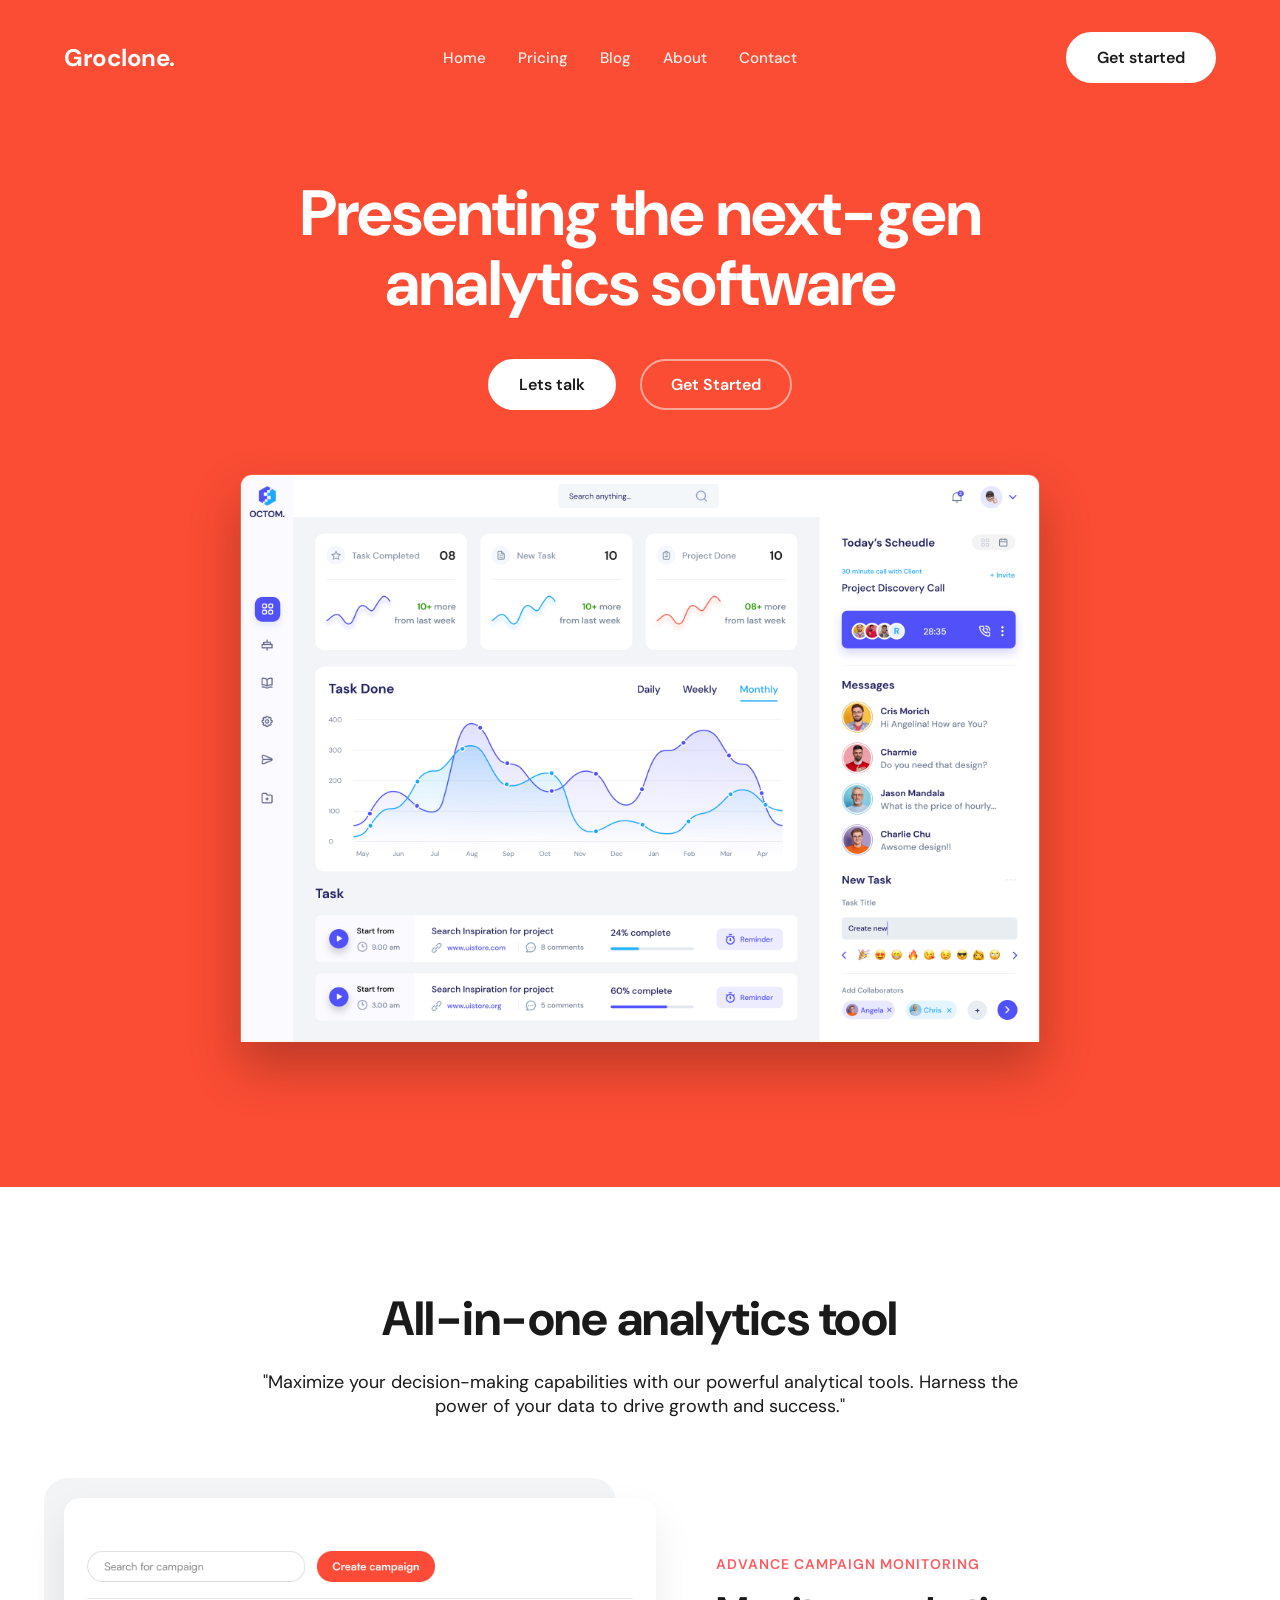
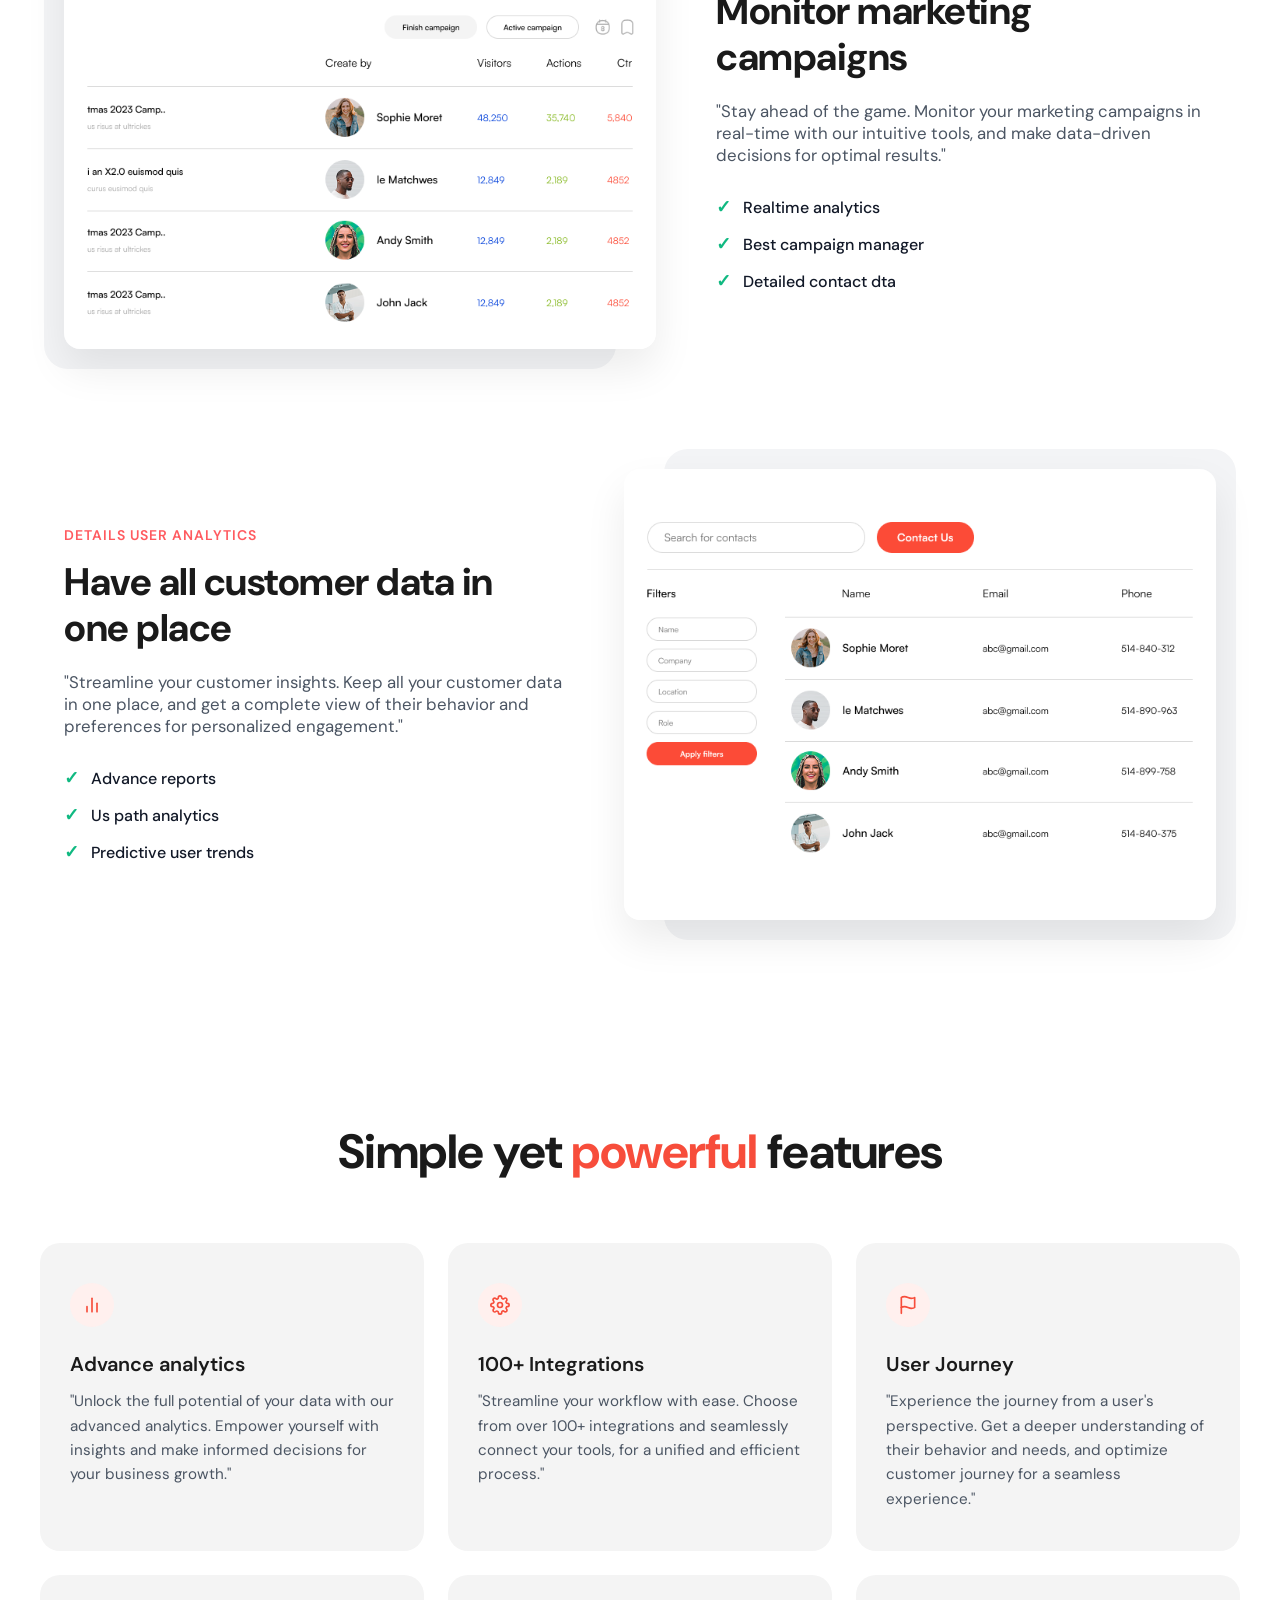
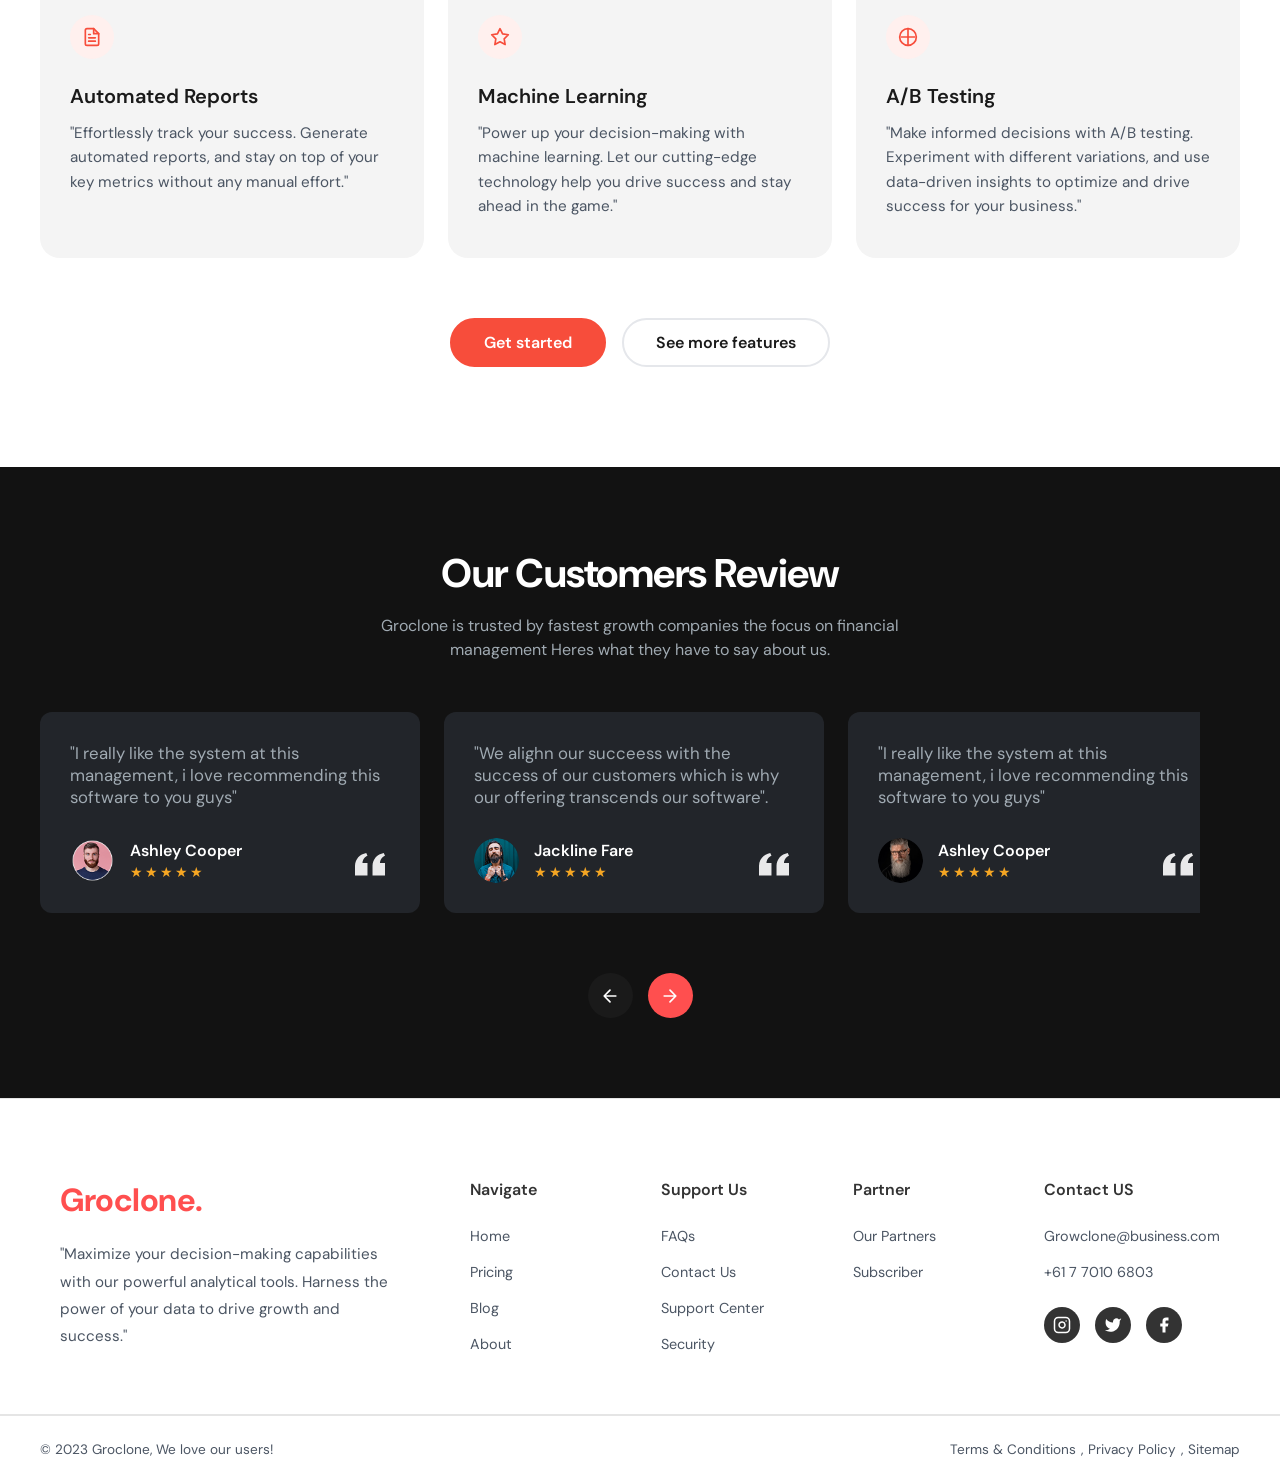
<file: index.html>
<!DOCTYPE html>
<html lang="en">
<head>
    <meta charset="UTF-8">
    <meta name="viewport" content="width=device-width, initial-scale=1.0">
    <title>Groclone</title>
    <link rel="stylesheet" href="style.css">
    <link rel="shortcut icon" href="./img/logo.png" type="image/x-icon">

    
</head>
<body>

    <section class="hero-section">
        
        <header class="navbar">
            <div class="logo">
                <a href="./index.html">Groclone.</a>
            </div>  
            <nav class="nav-links">
                <ul>
                    <li><a href="./index.html">Home</a></li>
                    <li><a href="#">Pricing</a></li>
                    <li><a href="#">Blog</a></li>
                    <li><a href="#">About</a></li>
                    <li><a href="#">Contact</a></li>
                </ul>
            </nav>   
            <div class="nav-action">
                <a href="./html/dashboard.html" class="btn btn-white">Get started</a>
            </div>
        </header>
        <main class="hero-content">
            <div class="hero-text-container">
                <h1>Presenting the next-gen analytics software</h1>  
                <div class="hero-buttons">
                    <a href="#" class="btn btn-white">Lets talk</a>
                    <a href="./html/dashboard.html" class="btn btn-outline">Get Started</a>
                </div>
            </div>
            <div class="hero-mockup-container">
                <img src="./img/dashboard.jpg" alt="Groclone Dashboard Preview" class="dashboard-mockup">
            </div>
        </main>
    </section>
    <!-- SECTION CONTAINER -->
    <section class="features-section">  
        <div class="section-header">
            <h2>All-in-one analytics tool</h2>
            <p>"Maximize your decision-making capabilities with our powerful analytical tools. Harness the power of your data to drive growth and success."</p>
        </div>
        <div class="feature-row">
            <div class="feature-image-container">
                <div class="image-bg-shape"></div>
                <img src="./img/monitor-marketing.png" alt="Campaign Monitoring Dashboard" class="feature-image">
            </div>
            <div class="feature-content">
                <span class="feature-subtitle">Advance campaign monitoring</span>
                <h3>Monitor marketing campaigns</h3>
                <p>"Stay ahead of the game. Monitor your marketing campaigns in real-time with our intuitive tools, and make data-driven decisions for optimal results."</p>

                <ul class="feature-list">
                    <li>
                        <span class="checkmark">✓</span>
                        Realtime analytics
                    </li>
                    <li>
                        <span class="checkmark">✓</span>
                        Best campaign manager
                    </li>
                    <li>
                        <span class="checkmark">✓</span>
                        Detailed contact dta
                    </li>
                </ul>
            </div>
        </div>
        <div class="feature-row reverse">
            <div class="feature-content">
                <span class="feature-subtitle">Details User Analytics</span>
                <h3>Have all customer data in one place</h3>
                <p>"Streamline your customer insights. Keep all your customer data in one place, and get a complete view of their behavior and preferences for personalized engagement."</p>
                
                <ul class="feature-list">
                    <li>
                        <span class="checkmark">✓</span>
                        Advance reports
                    </li>
                    <li>
                        <span class="checkmark">✓</span>
                        Us path analytics
                    </li>
                    <li>
                        <span class="checkmark">✓</span>
                        Predictive user trends
                    </li>
                </ul>
            </div>
            <div class="feature-image-container">
                 <div class="image-bg-shape"></div>
                 <img src="./img/customer.png" alt="Customer Data Dashboard" class="feature-image">
            </div>
        </div>
    </section>
    <!-- FEATURE SECTION-2 -->
    <section class="features-section2">
        <div class="section-container">
            
            <div class="section-header2">
                <h2>Simple yet <span class="highlight">powerful</span> features</h2>
            </div>

            <div class="features-grid">
                <div class="feature-card">
                    <div class="feature-icon">
                        <svg viewBox="0 0 24 24" fill="none" stroke="currentColor" stroke-width="2" stroke-linecap="round" stroke-linejoin="round"><line x1="18" y1="20" x2="18" y2="10"></line><line x1="12" y1="20" x2="12" y2="4"></line><line x1="6" y1="20" x2="6" y2="14"></line></svg>
                    </div>
                    <h3>Advance analytics</h3>
                    <p>"Unlock the full potential of your data with our advanced analytics. Empower yourself with insights and make informed decisions for your business growth."</p>
                </div>
                <div class="feature-card">
                    <div class="feature-icon">
                        <svg viewBox="0 0 24 24" fill="none" stroke="currentColor" stroke-width="2" stroke-linecap="round" stroke-linejoin="round"><circle cx="12" cy="12" r="3"></circle><path d="M19.4 15a1.65 1.65 0 0 0 .33 1.82l.06.06a2 2 0 0 1 0 2.83 2 2 0 0 1-2.83 0l-.06-.06a1.65 1.65 0 0 0-1.82-.33 1.65 1.65 0 0 0-1 1.51V21a2 2 0 0 1-2 2 2 2 0 0 1-2-2v-.09A1.65 1.65 0 0 0 9 19.4a1.65 1.65 0 0 0-1.82.33l-.06.06a2 2 0 0 1-2.83 0 2 2 0 0 1 0-2.83l.06-.06a1.65 1.65 0 0 0 .33-1.82 1.65 1.65 0 0 0-1.51-1H3a2 2 0 0 1-2-2 2 2 0 0 1 2-2h.09A1.65 1.65 0 0 0 4.6 9a1.65 1.65 0 0 0-.33-1.82l-.06-.06a2 2 0 0 1 0-2.83 2 2 0 0 1 2.83 0l.06.06a1.65 1.65 0 0 0 1.82.33H9a1.65 1.65 0 0 0 1-1.51V3a2 2 0 0 1 2-2 2 2 0 0 1 2 2v.09a1.65 1.65 0 0 0 1 1.51 1.65 1.65 0 0 0 1.82-.33l.06-.06a2 2 0 0 1 2.83 0 2 2 0 0 1 0 2.83l-.06.06a1.65 1.65 0 0 0-.33 1.82V9a1.65 1.65 0 0 0 1.51 1H21a2 2 0 0 1 2 2 2 2 0 0 1-2 2h-.09a1.65 1.65 0 0 0-1.51 1z"></path></svg>
                    </div>
                    <h3>100+ Integrations</h3>
                    <p>"Streamline your workflow with ease. Choose from over 100+ integrations and seamlessly connect your tools, for a unified and efficient process."</p>
                </div>
                <div class="feature-card">
                    <div class="feature-icon">
                        <svg viewBox="0 0 24 24" fill="none" stroke="currentColor" stroke-width="2" stroke-linecap="round" stroke-linejoin="round"><path d="M4 15s1-1 4-1 5 2 8 2 4-1 4-1V3s-1 1-4 1-5-2-8-2-4 1-4 1z"></path><line x1="4" y1="22" x2="4" y2="15"></line></svg>
                    </div>
                    <h3>User Journey</h3>
                    <p>"Experience the journey from a user's perspective. Get a deeper understanding of their behavior and needs, and optimize customer journey for a seamless experience."</p>
                </div>
                <div class="feature-card">
                    <div class="feature-icon">
                        <svg viewBox="0 0 24 24" fill="none" stroke="currentColor" stroke-width="2" stroke-linecap="round" stroke-linejoin="round"><path d="M14 2H6a2 2 0 0 0-2 2v16a2 2 0 0 0 2 2h12a2 2 0 0 0 2-2V8z"></path><polyline points="14 2 14 8 20 8"></polyline><line x1="16" y1="13" x2="8" y2="13"></line><line x1="16" y1="17" x2="8" y2="17"></line><polyline points="10 9 9 9 8 9"></polyline></svg>
                    </div>
                    <h3>Automated Reports</h3>
                    <p>"Effortlessly track your success. Generate automated reports, and stay on top of your key metrics without any manual effort."</p>
                </div>
                <div class="feature-card">
                    <div class="feature-icon">
                        <svg viewBox="0 0 24 24" fill="none" stroke="currentColor" stroke-width="2" stroke-linecap="round" stroke-linejoin="round"><polygon points="12 2 15.09 8.26 22 9.27 17 14.14 18.18 21.02 12 17.77 5.82 21.02 7 14.14 2 9.27 8.91 8.26 12 2"></polygon></svg>
                    </div>
                    <h3>Machine Learning</h3>
                    <p>"Power up your decision-making with machine learning. Let our cutting-edge technology help you drive success and stay ahead in the game."</p>
                </div>
                <div class="feature-card">
                    <div class="feature-icon">
                        <svg viewBox="0 0 24 24" fill="none" stroke="currentColor" stroke-width="2" stroke-linecap="round" stroke-linejoin="round"><circle cx="12" cy="12" r="10"></circle><line x1="12" y1="2" x2="12" y2="22"></line><path d="M12 12h8"></path><path d="M12 12H4"></path></svg>
                    </div>
                    <h3>A/B Testing</h3>
                    <p>"Make informed decisions with A/B testing. Experiment with different variations, and use data-driven insights to optimize and drive success for your business."</p>
                </div>
            </div>
            <div class="features-actions">
                <a href="./html/dashboard.html" class="bttn bttn-primary">Get started</a>
                <a href="#" class="bttn bttn-outline">See more features</a>
            </div>
        </div>
    </section>

    <!-- REVIEW SECTION -->
     <section class="reviews-section">
        <div class="review-container">
            <div class="review-header">
                <h2>Our Customers Review</h2>
                <p>Groclone is trusted by fastest growth companies the focus on financial management Heres what they have to say about us.</p>
            </div>

            <div class="carousel-container">
                <div class="reviews-carousel">
                    
                    <article class="review-card">
                        <p class="review-text">"I really like the system at this management, i love recommending this software to you guys"</p>
                        <div class="card-footer">
                            <div class="reviewer-info">
                                <img src="./img/Ashley.png" alt="Ashley Cooper" class="avatar">
                                <div class="reviewer-details">
                                    <h4 class="name">Ashley Cooper</h4>
                                    <div class="stars" aria-label="5 stars">
                                        &#9733;&#9733;&#9733;&#9733;&#9733;
                                    </div>
                                </div>
                            </div>
                            <div class="quote-icon">
                                <svg width="40" height="30" viewBox="0 0 24 24" fill="white" xmlns="http://www.w3.org/2000/svg">
                                    <path d="M14.017 18L14.017 10.609C14.017 4.905 17.748 1.039 23 0L23.995 2.151C21.563 3.068 20 5.789 20 8H24V18H14.017ZM0 18V10.609C0 4.905 3.748 1.038 9 0L9.996 2.151C7.563 3.068 6 5.789 6 8H9.983L9.983 18L0 18Z"/>
                                </svg>
                            </div>
                        </div>
                    </article>

                    <article class="review-card">
                        <p class="review-text">"We alighn our succeess with the success of our customers which is why our offering transcends our software".</p>
                        <div class="card-footer">
                            <div class="reviewer-info">
                                <img src="./img/Jackline.png" alt="Jackline Fare" class="avatar">
                                <div class="reviewer-details">
                                    <h4 class="name">Jackline Fare</h4>
                                    <div class="stars" aria-label="5 stars">
                                        &#9733;&#9733;&#9733;&#9733;&#9733;
                                    </div>
                                </div>
                            </div>
                            <div class="quote-icon">
                                <svg width="40" height="30" viewBox="0 0 24 24" fill="white" xmlns="http://www.w3.org/2000/svg">
                                    <path d="M14.017 18L14.017 10.609C14.017 4.905 17.748 1.039 23 0L23.995 2.151C21.563 3.068 20 5.789 20 8H24V18H14.017ZM0 18V10.609C0 4.905 3.748 1.038 9 0L9.996 2.151C7.563 3.068 6 5.789 6 8H9.983L9.983 18L0 18Z"/>
                                </svg>
                            </div>
                        </div>
                    </article>

                    <article class="review-card">
                        <p class="review-text">"I really like the system at this management, i love recommending this software to you guys"</p>
                        <div class="card-footer">
                            <div class="reviewer-info">
                                <img src="./img/cooper.png" alt="Ashley Cooper" class="avatar">
                                <div class="reviewer-details">
                                    <h4 class="name">Ashley Cooper</h4>
                                    <div class="stars" aria-label="5 stars">
                                        &#9733;&#9733;&#9733;&#9733;&#9733;
                                    </div>
                                </div>
                            </div>
                            <div class="quote-icon">
                                <svg width="40" height="30" viewBox="0 0 24 24" fill="white" xmlns="http://www.w3.org/2000/svg">
                                    <path d="M14.017 18L14.017 10.609C14.017 4.905 17.748 1.039 23 0L23.995 2.151C21.563 3.068 20 5.789 20 8H24V18H14.017ZM0 18V10.609C0 4.905 3.748 1.038 9 0L9.996 2.151C7.563 3.068 6 5.789 6 8H9.983L9.983 18L0 18Z"/>
                                </svg>
                            </div>
                        </div>
                    </article>
                </div>
            </div>
            <div class="carousel-nav">
                <button class="nav-btn prev" aria-label="Previous">
                    <svg width="20" height="20" viewBox="0 0 24 24" fill="none" stroke="currentColor" stroke-width="2" stroke-linecap="round" stroke-linejoin="round"><path d="M19 12H5M12 19l-7-7 7-7"/></svg>
                </button>
                <button class="nav-btn next" aria-label="Next">
                    <svg width="20" height="20" viewBox="0 0 24 24" fill="none" stroke="currentColor" stroke-width="2" stroke-linecap="round" stroke-linejoin="round"><path d="M5 12h14M12 5l7 7-7 7"/></svg>
                </button>
            </div>
        </div>
    </section>
    <!-- FOOTER SECTION -->

    <footer class="site-footer">
        <div class="footer-container">
            
            <div class="footer-brand">
                <h2 class="brand-logo">Groclone.</h2>
                <p class="brand-description">
                    "Maximize your decision-making capabilities with our powerful analytical tools. Harness the power of your data to drive growth and success."
                </p>
            </div>
            <div class="footer-links-grid">
                
                <div class="footer-column">
                    <h3 class="column-title">Navigate</h3>
                    <ul class="footer-links">
                        <li><a href="#">Home</a></li>
                        <li><a href="#">Pricing</a></li>
                        <li><a href="#">Blog</a></li>
                        <li><a href="#">About</a></li>
                    </ul>
                </div>

                <div class="footer-column">
                    <h3 class="column-title">Support Us</h3>
                    <ul class="footer-links">
                        <li><a href="#">FAQs</a></li>
                        <li><a href="#">Contact Us</a></li>
                        <li><a href="#">Support Center</a></li>
                        <li><a href="#">Security</a></li>
                    </ul>
                </div>

                <div class="footer-column">
                    <h3 class="column-title">Partner</h3>
                    <ul class="footer-links">
                        <li><a href="https://www.grazacacademy.com/">Our Partners</a></li>
                        <li><a href="https://authpadi.com/">Subscriber</a></li>
                    </ul>
                </div>

                <div class="footer-column">
                    <h3 class="column-title">Contact US</h3>
                    <ul class="footer-links contact-info">
                        <li><a href="mailto:Growclone@business.com">Growclone@business.com</a></li>
                        <li><a href="tel:+61770106803">+61 7 7010 6803</a></li>
                    </ul>
                    
                    <div class="social-icons">
                        <a href="#" aria-label="Instagram">
                            <svg viewBox="0 0 24 24" width="24" height="24" stroke="currentColor" stroke-width="2" fill="none" stroke-linecap="round" stroke-linejoin="round"><rect x="2" y="2" width="20" height="20" rx="5" ry="5"></rect><path d="M16 11.37A4 4 0 1 1 12.63 8 4 4 0 0 1 16 11.37z"></path><line x1="17.5" y1="6.5" x2="17.51" y2="6.5"></line></svg>
                        </a>
                        <a href="#" aria-label="Twitter">
                            <svg viewBox="0 0 24 24" width="24" height="24" stroke="currentColor" stroke-width="2" fill="none" stroke-linecap="round" stroke-linejoin="round"><path d="M23 3a10.9 10.9 0 0 1-3.14 1.53 4.48 4.48 0 0 0-7.86 3v1A10.66 10.66 0 0 1 3 4s-4 9 5 13a11.64 11.64 0 0 1-7 2c9 5 20 0 20-11.5a4.5 4.5 0 0 0-.08-.83A7.72 7.72 0 0 0 23 3z"></path></svg>
                        </a>
                        <a href="#" aria-label="Facebook">
                            <svg viewBox="0 0 24 24" width="24" height="24" stroke="currentColor" stroke-width="2" fill="none" stroke-linecap="round" stroke-linejoin="round"><path d="M18 2h-3a5 5 0 0 0-5 5v3H7v4h3v8h4v-8h3l1-4h-4V7a1 1 0 0 1 1-1h3z"></path></svg>
                        </a>
                    </div>
                </div>
            </div>
        </div>
        <div class="footer-bottom">
            <div class="bottom-container">
                <p class="copyright">&copy; 2023 Groclone, We love our users!</p>
                <div class="legal-links">
                    <a href="#">Terms & Conditions</a>
                    <span class="separator">,</span>
                    <a href="#">Privacy Policy</a>
                    <span class="separator">,</span>
                    <a href="#">Sitemap</a>
                </div>
            </div>
        </div>
    </footer>
</body>
</html>
</file>
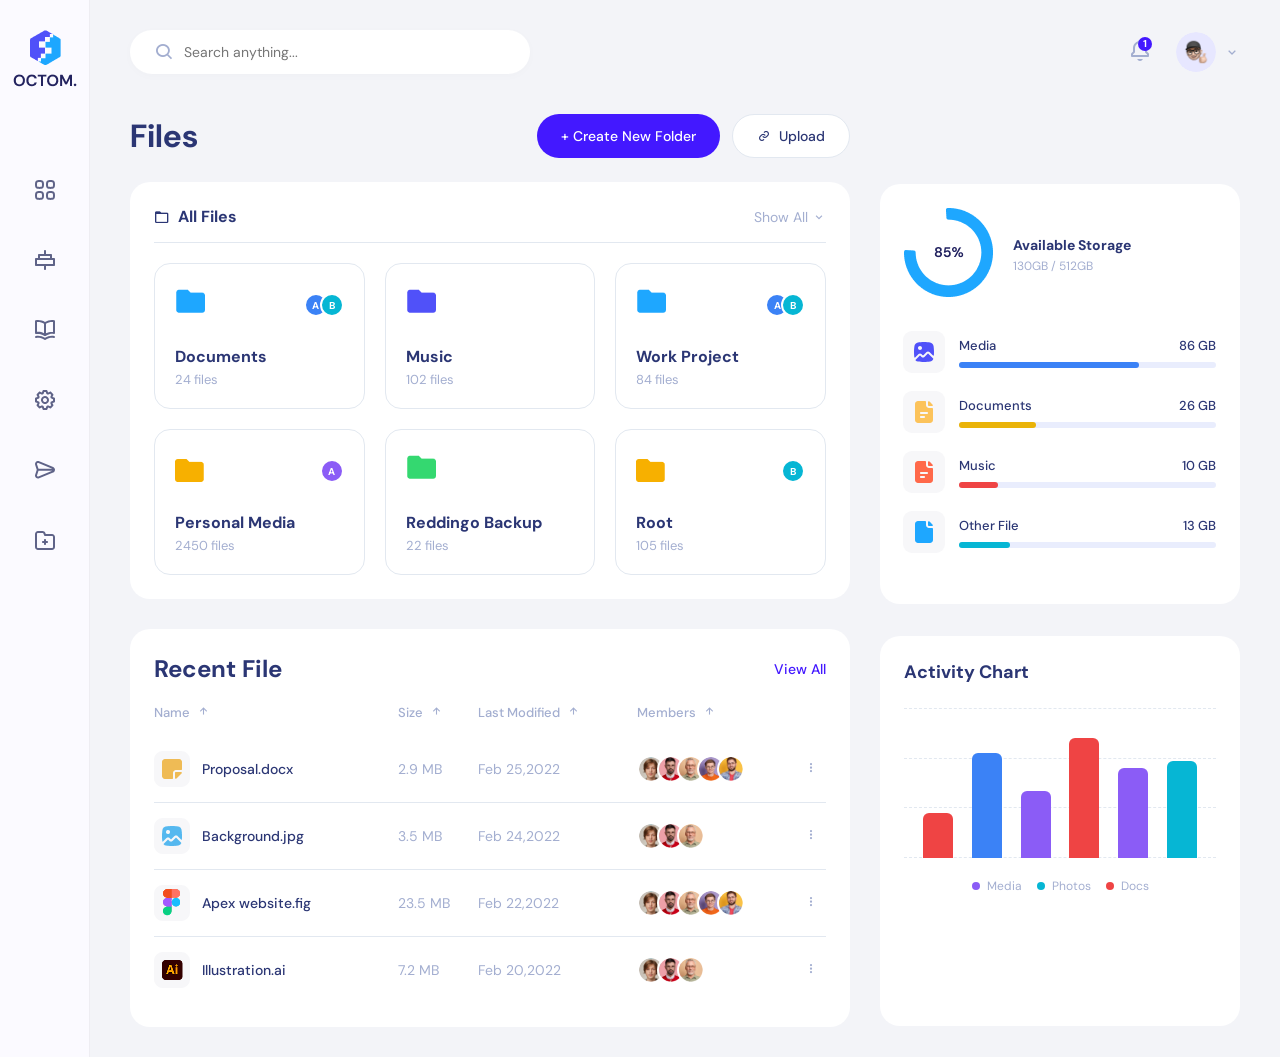
<file: html/files.html>
<!DOCTYPE html>
<html lang="en">
<head>
    <meta charset="UTF-8">
    <meta name="viewport" content="width=device-width, initial-scale=1.0">
    <title>Octom. File Dashboard</title>
    <link rel="preconnect" href="https://fonts.googleapis.com">
    <link rel="preconnect" href="https://fonts.gstatic.com" crossorigin>
    <link href="https://fonts.googleapis.com/css2?family=DM+Sans:wght@400;500;700&display=swap" rel="stylesheet">
    <link href='https://unpkg.com/boxicons@2.1.4/css/boxicons.min.css' rel='stylesheet'>
    <link rel="stylesheet" href="../css/files.css">
    <link rel="shortcut icon" href="../img/logo.png" type="image/x-icon">
</head>
<body>
    <div class="app-container">
        <div class="overlay" id="overlay"></div>

        <aside class="sidebar" id="sidebar">
            <div class="logo">
                <a href="../index.html"><img src="../img/logo.png" alt="logo image"></a>
            </div>
            <nav class="nav-menu">
                <a href="../html/dashboard.html" class="nav-item"><img src="../img/dashboard-icon.svg" alt=""></a>
                <a href="../html/timeline.html" class="nav-item"><img src="../img/timeline.svg" alt=""></a>
                <a href="#" class="nav-item"><img src="../img/task.svg" alt=""></a>
                <a href="../html/settings.html" class="nav-item"><img src="../img/settings.svg" alt=""></a>
                <a href="../html/messages.html" class="nav-item"><img src="../img/messages.svg" alt=""></a>
                <a href="../html/files.html" class="nav-item"><img src="../img/folder.svg" alt=""></a>
            </nav>
        </aside>

        <main class="main-content">
            <header class="top-header">
                <div class="header-left">
                    <button class="hamburger" id="hamburger">
                        <i class='bx bx-menu'></i>
                    </button>
                    <div class="search-bar">
                        <i class='bx bx-search'></i>
                        <input type="text" placeholder="Search anything...">
                    </div>
                </div>
                <div class="header-right">
                    <div class="notification">
                        <i class='bx bx-bell'></i>
                        <span class="badge">1</span>
                    </div>
                    <div class="user-profile">
                        <img src="../img/profile-avatar.svg" alt="User profile">
                        <i class='bx bx-chevron-down'></i>
                    </div>
                </div>
            </header>

            <div class="dashboard-grid">
                
                <div class="left-column">
                    <div class="section-header">
                        <h1>Files</h1>
                        <div class="header-actions">
                            <button class="btn btn-primary">+ Create New Folder</button>
                            <button class="btn btn-outline"><i class='bx bx-link'></i> Upload</button>
                        </div>
                    </div>

                    <div class="folders-container">
                        <div class="folders-header">
                            <div class="folder-title"><i class='bx bx-folder'></i> All Files</div>
                            <div class="show-all">Show All <i class='bx bx-chevron-down'></i></div>
                        </div>
                        <div class="folders-grid">
                            <div class="folder-card">
                                <div class="card-top">
                                    <div class="folder-icon blue"><img src="../img/document1.png" alt=""></div>
                                    <div class="avatars">
                                        <div class="avatar-sm p-blue">A</div>
                                        <div class="avatar-sm p-cyan">B</div>
                                    </div>
                                </div>
                                <h3>Documents</h3>
                                <p>24 files</p>
                            </div>
                            <div class="folder-card">
                                <div class="card-top">
                                    <div class="folder-icon purple"><img src="../img/doc2.png" alt=""></i></div>
                                </div>
                                <h3>Music</h3>
                                <p>102 files</p>
                            </div>
                            <div class="folder-card">
                                <div class="card-top">
                                    <div class="folder-icon blue"><img src="../img/document1.png" alt=""></i></div>
                                    <div class="avatars">
                                        <div class="avatar-sm p-blue">A</div>
                                        <div class="avatar-sm p-cyan">B</div>
                                    </div>
                                </div>
                                <h3>Work Project</h3>
                                <p>84 files</p>
                            </div>
                            <div class="folder-card">
                                <div class="card-top">
                                    <div class="folder-icon yellow"><img src="../img/personal-media.png" alt=""></i></div>
                                    <div class="avatars">
                                        <div class="avatar-sm p-purple">A</div>
                                    </div>
                                </div>
                                <h3>Personal Media</h3>
                                <p>2450 files</p>
                            </div>
                            <div class="folder-card">
                                <div class="card-top">
                                    <div class="folder-icon green"><img src="../img/reddingo.png" alt=""></div>
                                </div>
                                <h3>Reddingo Backup</h3>
                                <p>22 files</p>
                            </div>
                            <div class="folder-card">
                                <div class="card-top">
                                    <div class="folder-icon orange"><img src="../img/personal-media.png" alt=""></div>
                                    <div class="avatars">
                                        <div class="avatar-sm p-cyan">B</div>
                                    </div>
                                </div>
                                <h3>Root</h3>
                                <p>105 files</p>
                            </div>
                        </div>
                    </div>

                    <div class="recent-files">
                        <div class="recent-header">
                            <h2>Recent File</h2>
                            <a href="#" class="view-all">View All</a>
                        </div>
                        <table class="recent-table">
                            <thead>
                                <tr>
                                    <th>Name <i class='bx bx-up-arrow-alt'></i></th>
                                    <th>Size <i class='bx bx-up-arrow-alt'></i></th>
                                    <th>Last Modified <i class='bx bx-up-arrow-alt'></i></th>
                                    <th>Members <i class='bx bx-up-arrow-alt'></i></th>
                                    <th></th>
                                </tr>
                            </thead>
                            <tbody>
                                <tr>
                                    <td><div class="file-name"><img src="../img/proposal.png" alt=""> Proposal.docx</div></td>
                                    <td>2.9 MB</td>
                                    <td>Feb 25,2022</td>
                                    <td>
                                        <div class="member-group">
                                            <img src="../img/m1.png" alt="m1">
                                            <img src="../img/m2.png" alt="m2">
                                            <img src="../img/m3.png" alt="m3">
                                            <img src="../img/m4.png" alt="m4">
                                            <img src="../img/m5.png" alt="m5">
                                        </div>
                                    </td>
                                    <td><i class='bx bx-dots-vertical-rounded'></i></td>
                                </tr>
                                <tr>
                                    <td><div class="file-name"><img src="../img/background.png" alt=""> Background.jpg</div></td>
                                    <td>3.5 MB</td>
                                    <td>Feb 24,2022</td>
                                    <td>
                                        <div class="member-group">
                                            <img src="../img/m1.png" alt="m1">
                                            <img src="../img/m2.png" alt="m2">
                                            <img src="../img/m3.png" alt="m3">
                                        </div>
                                    </td>
                                    <td><i class='bx bx-dots-vertical-rounded'></i></td>
                                </tr>
                                <tr>
                                    <td><div class="file-name"><img src="../img/Apex.png" alt="">Apex website.fig</div></td>
                                    <td>23.5 MB</td>
                                    <td>Feb 22,2022</td>
                                    <td>
                                        <div class="member-group">
                                            <img src="../img/m1.png" alt="m1">
                                            <img src="../img/m2.png" alt="m2">
                                            <img src="../img/m3.png" alt="m3">
                                            <img src="../img/m4.png" alt="m4">
                                            <img src="../img/m5.png" alt="m5">
                                        </div>
                                    </td>
                                    <td><i class='bx bx-dots-vertical-rounded'></i></td>
                                </tr>
                                <tr>
                                    <td><div class="file-name"><img src="../img/illustration.png" alt=""> Illustration.ai</div></td>
                                    <td>7.2 MB</td>
                                    <td>Feb 20,2022</td>
                                    <td>
                                        <div class="member-group">
                                            <img src="../img/m1.png" alt="m1">
                                            <img src="../img/m2.png" alt="m2">
                                            <img src="../img/m3.png" alt="m3">
                                        </div>
                                    </td>
                                    <td><i class='bx bx-dots-vertical-rounded'></i></td>
                                </tr>
                            </tbody>
                        </table>
                    </div>
                </div>

                <div class="right-column">
                    
                    <div class="card storage-card">
                        <div class="storage-top">
                            <div class="donut-chart">
                              <img src="../img/storage-icon.png" alt="">
                            </div>
                            <div class="storage-info">
                                <h4>Available Storage</h4>
                                <p>130GB / 512GB</p>
                            </div>
                        </div>
                        <div class="storage-list">
                            <div class="storage-item">
                                <div class="item-icon"><img src="../img/media.svg" alt=""></div>
                                <div class="item-details">
                                    <div class="item-title">
                                        <span>Media</span>
                                        <span>86 GB</span>
                                    </div>
                                    <div class="progress-bar"><div class="fill bg-blue" style="width: 70%;"></div></div>
                                </div>
                            </div>
                            <div class="storage-item">
                                <div class="item-icon"><img src="../img/documents.svg" alt=""></div>
                                <div class="item-details">
                                    <div class="item-title">
                                        <span>Documents</span>
                                        <span>26 GB</span>
                                    </div>
                                    <div class="progress-bar"><div class="fill bg-yellow" style="width: 30%;"></div></div>
                                </div>
                            </div>
                            <div class="storage-item">
                                <div class="item-icon bg-red-light"><img src="../img/Music.svg" alt=""></div>
                                <div class="item-details">
                                    <div class="item-title">
                                        <span>Music</span>
                                        <span>10 GB</span>
                                    </div>
                                    <div class="progress-bar"><div class="fill bg-red" style="width: 15%;"></div></div>
                                </div>
                            </div>
                            <div class="storage-item">
                                <div class="item-icon"><img src="../img/other-files.svg" alt=""></div>
                                <div class="item-details">
                                    <div class="item-title">
                                        <span>Other File</span>
                                        <span>13 GB</span>
                                    </div>
                                    <div class="progress-bar"><div class="fill bg-cyan" style="width: 20%;"></div></div>
                                </div>
                            </div>
                        </div>
                    </div>

                    <div class="card activity-card">
                        <h2>Activity Chart</h2>
                        <div class="chart-container">
                            <div class="grid-lines">
                                <div></div><div></div><div></div><div></div>
                            </div>
                            <div class="bars">
                                <div class="bar-group">
                                    <div class="bar bg-red" style="height: 30%;"></div>
                                </div>
                                <div class="bar-group">
                                    <div class="bar bg-blue" style="height: 70%;"></div>
                                </div>
                                <div class="bar-group">
                                    <div class="bar bg-purple" style="height: 45%;"></div>
                                </div>
                                <div class="bar-group">
                                    <div class="bar bg-red" style="height: 80%;"></div>
                                </div>
                                <div class="bar-group">
                                    <div class="bar bg-purple" style="height: 60%;"></div>
                                </div>
                                <div class="bar-group">
                                    <div class="bar bg-cyan" style="height: 65%;"></div>
                                </div>
                            </div>
                        </div>
                        <div class="chart-legend">
                            <span><span class="dot bg-purple"></span> Media</span>
                            <span><span class="dot bg-cyan"></span> Photos</span>
                            <span><span class="dot bg-red"></span> Docs</span>
                        </div>
                    </div>

                </div>
            </div>
        </main>
    </div>
    <script src="../javascript/files.js"></script>
</body>
</html>
</file>
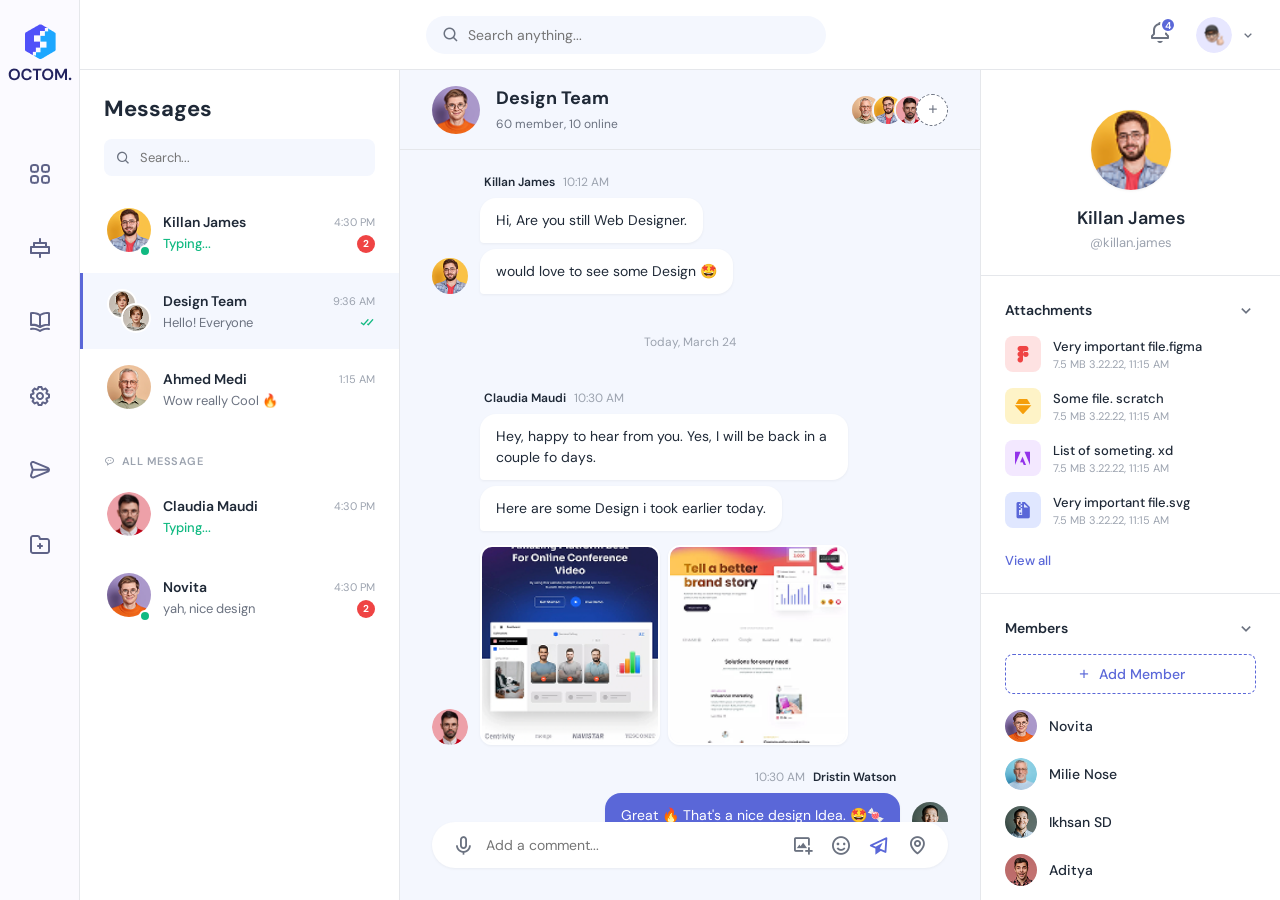
<file: html/messages.html>
<!DOCTYPE html>
<html lang="en">
<head>
    <meta charset="UTF-8">
    <meta name="viewport" content="width=device-width, initial-scale=1.0">
    <title>Octom. Messaging Dashboard</title>
    <link rel="preconnect" href="https://fonts.googleapis.com">
    <link rel="preconnect" href="https://fonts.gstatic.com" crossorigin>
   <link href="https://fonts.googleapis.com/css2?family=DM+Sans:wght@400;500;700&display=swap" rel="stylesheet">
    <link href='https://unpkg.com/boxicons@2.1.4/css/boxicons.min.css' rel='stylesheet'>
    <link rel="stylesheet" href="../css/messages.css">
    <link rel="shortcut icon" href="../img/logo.png" type="image/x-icon">
</head>
<body>
    <div class="app-container">
        <div class="sidebar-overlay" id="sidebarOverlay"></div>

        <aside class="app-sidebar" id="appSidebar">
            <div class="logo">
                <a href="../index.html"><img src="../img/logo.png" alt="logo image"></a>
            </div>
            <nav class="nav-menu">
                <a href="../html/dashboard.html" class="nav-item"><img src="../img/dashboard-icon.svg" alt=""></a>
                <a href="../html/timeline.html" class="nav-item"><img src="../img/timeline.svg" alt=""></a>
                <a href="#" class="nav-item"><img src="../img/task.svg" alt=""></a>
                <a href="../html/settings.html" class="nav-item"><img src="../img/settings.svg" alt=""></a>
                <a href="../html/messages.html" class="nav-item"><img src="../img/messages.svg" alt=""></a>
                <a href="../html/files.html" class="nav-item"><img src="../img/folder.svg" alt=""></a>
            </nav>
        </aside>

        <div class="main-workspace">
            
            <header class="top-header">
                <div class="header-left">
                    <button class="hamburger-btn" id="hamburgerBtn"><i class='bx bx-menu'></i></button>
                </div>
                <div class="search-bar">
                    <i class='bx bx-search'></i>
                    <input type="text" placeholder="Search anything...">
                </div>
                <div class="header-right">
                    <div class="notification-bell">
                        <i class='bx bx-bell'></i>
                        <span class="badge badge-blue">4</span>
                    </div>
                    <div class="user-profile">
                        <img src="../img/profile-avatar.svg" alt="Current User">
                        <i class='bx bx-chevron-down'></i>
                    </div>
                </div>
            </header>

            <div class="content-body">
                
                <aside class="messages-sidebar" id="messagesSidebar">
                    <div class="messages-header">
                        <h2>Messages</h2>
                        <div class="local-search">
                            <i class='bx bx-search'></i>
                            <input type="text" placeholder="Search...">
                        </div>
                    </div>
                    
                    <div class="chat-list">
                        <div class="chat-item">
                            <div class="avatar-wrapper">
                                <img src="../img/killian.png" alt="Killan" class="avatar">
                                <span class="status-indicator online"></span>
                            </div>
                            <div class="chat-details">
                                <div class="chat-top">
                                    <h4>Killan James</h4>
                                    <span class="time">4:30 PM</span>
                                </div>
                                <div class="chat-bottom">
                                    <span class="preview typing">Typing...</span>
                                    <span class="unread-badge">2</span>
                                </div>
                            </div>
                        </div>

                        <div class="chat-item active">
                            <div class="avatar-wrapper group-avatar">
                                <img src="../img/design.png" alt="A" class="avatar-sm top-left">
                                <img src="../img/design.png" alt="B" class="avatar-sm bottom-right">
                            </div>
                            <div class="chat-details">
                                <div class="chat-top">
                                    <h4>Design Team</h4>
                                    <span class="time">9:36 AM</span>
                                </div>
                                <div class="chat-bottom">
                                    <span class="preview">Hello! Everyone</span>
                                    <i class='bx bx-check-double read-receipt'></i>
                                </div>
                            </div>
                        </div>

                        <div class="chat-item">
                            <div class="avatar-wrapper">
                                <img src="../img/ahmed.png" alt="Ahmed" class="avatar">
                            </div>
                            <div class="chat-details">
                                <div class="chat-top">
                                    <h4>Ahmed Medi</h4>
                                    <span class="time">1:15 AM</span>
                                </div>
                                <div class="chat-bottom">
                                    <span class="preview">Wow really Cool 🔥</span>
                                </div>
                            </div>
                        </div>

                        <div class="section-divider">
                            <i class='bx bx-message-rounded-dots'></i> All Message
                        </div>

                        <div class="chat-item">
                            <div class="avatar-wrapper">
                                <img src="../img/claudia.png" alt="Claudia" class="avatar">
                            </div>
                            <div class="chat-details">
                                <div class="chat-top">
                                    <h4>Claudia Maudi</h4>
                                    <span class="time">4:30 PM</span>
                                </div>
                                <div class="chat-bottom">
                                    <span class="preview typing">Typing...</span>
                                </div>
                            </div>
                        </div>
                        
                        <div class="chat-item">
                            <div class="avatar-wrapper">
                                <img src="../img/Novita.png" alt="Novita" class="avatar">
                                <span class="status-indicator online"></span>
                            </div>
                            <div class="chat-details">
                                <div class="chat-top">
                                    <h4>Novita</h4>
                                    <span class="time">4:30 PM</span>
                                </div>
                                <div class="chat-bottom">
                                    <span class="preview">yah, nice design</span>
                                    <span class="unread-badge">2</span>
                                </div>
                            </div>
                        </div>
                    </div>
                </aside>

                <main class="chat-area">
                    <div class="chat-area-header">
                        <div class="chat-title-info">
                            <div class="group-avatar-lg">
                                <img src="../img/Novita.png" alt="Design Team">
                            </div>
                            <div class="title-text">
                                <h2>Design Team</h2>
                                <span>60 member, 10 online</span>
                            </div>
                        </div>
                        <div class="chat-header-actions">
                            <div class="overlapping-avatars">
                                <img src="../img/ahmed.png" alt="M1">
                                <img src="../img/killian.png" alt="M2">
                                <img src="../img/claudia.png" alt="M3">
                                <button class="add-user-btn"><i class='bx bx-plus'></i></button>
                            </div>
                            <button class="toggle-details-btn" id="toggleDetailsBtn"><i class='bx bx-info-circle'></i></button>
                        </div>
                    </div>

                    <div class="messages-feed" id="messagesFeed">
                        <div class="message-row received">
                            <img src="../img/killian.png" alt="Killan" class="msg-avatar">
                            <div class="msg-content">
                                <div class="msg-meta">
                                    <span class="msg-name">Killan James</span>
                                    <span class="msg-time">10:12 AM</span>
                                </div>
                                <div class="msg-bubble">Hi, Are you still Web Designer.</div>
                                <div class="msg-bubble">would love to see some Design 🤩</div>
                            </div>
                            <i class='bx bx-dots-vertical-rounded msg-options'></i>
                        </div>

                        <div class="date-divider"><span>Today, March 24</span></div>

                        <div class="message-row received">
                            <img src="../img/claudia.png" alt="Claudia" class="msg-avatar">
                            <div class="msg-content">
                                <div class="msg-meta">
                                    <span class="msg-name">Claudia Maudi</span>
                                    <span class="msg-time">10:30 AM</span>
                                </div>
                                <div class="msg-bubble">Hey, happy to hear from you. Yes, I will be back in a couple fo days.</div>
                                <div class="msg-bubble">Here are some Design i took earlier today.</div>
                                <div class="msg-images">
                                    <img src="../img/ui1.png" alt="UI Design 1">
                                    <img src="../img/ui2.png" alt="UI Design 2">
                                </div>
                            </div>
                            <i class='bx bx-dots-vertical-rounded msg-options'></i>
                        </div>

                        <div class="message-row sent">
                            <i class='bx bx-dots-vertical-rounded msg-options'></i>
                            <div class="msg-content">
                                <div class="msg-meta">
                                    <span class="msg-time">10:30 AM</span>
                                    <span class="msg-name">Dristin Watson</span>
                                </div>
                                <div class="msg-bubble primary">Great 🔥 That's a nice design Idea. 🤩🍬</div>
                            </div>
                            <img src="../img/dristin.png" alt="Dristin" class="msg-avatar">
                        </div>
                    </div>

                    <div class="message-input-area">
                        <div class="input-container">
                            <button class="icon-btn"><i class='bx bx-microphone'></i></button>
                            <input type="text" id="messageInput" placeholder="Add a comment...">
                            <div class="input-actions">
                                <button class="icon-btn"><i class='bx bx-image-add'></i></button>
                                <button class="icon-btn"><i class='bx bx-smile'></i></button>
                                <button class="icon-btn" id="sendBtn"><i class='bx bx-paper-plane'></i></button>
                                <button class="icon-btn"><i class='bx bx-map'></i></button>
                            </div>
                        </div>
                    </div>
                </main>

                <aside class="details-sidebar" id="detailsSidebar">
                    <div class="profile-card">
                        <img src="../img/killian.png" alt="Killan James" class="profile-img-lg">
                        <h3>Killan James</h3>
                        <p>@killan.james</p>
                    </div>

                    <div class="sidebar-section">
                        <div class="section-header">
                            <h4>Attachments</h4>
                            <i class='bx bx-chevron-down'></i>
                        </div>
                        <div class="attachment-list">
                            <div class="attachment-item">
                                <div class="file-icon figma"><i class='bx bxl-figma'></i></div>
                                <div class="file-info">
                                    <span class="file-name">Very important file.figma</span>
                                    <span class="file-size">7.5 MB 3.22.22, 11:15 AM</span>
                                </div>
                            </div>
                            <div class="attachment-item">
                                <div class="file-icon sketch"><i class='bx bxs-diamond'></i></div>
                                <div class="file-info">
                                    <span class="file-name">Some file. scratch</span>
                                    <span class="file-size">7.5 MB 3.22.22, 11:15 AM</span>
                                </div>
                            </div>
                            <div class="attachment-item">
                                <div class="file-icon xd"><i class='bx bxl-adobe'></i></div>
                                <div class="file-info">
                                    <span class="file-name">List of someting. xd</span>
                                    <span class="file-size">7.5 MB 3.22.22, 11:15 AM</span>
                                </div>
                            </div>
                            <div class="attachment-item">
                                <div class="file-icon svg"><i class='bx bxs-file-archive'></i></div>
                                <div class="file-info">
                                    <span class="file-name">Very important file.svg</span>
                                    <span class="file-size">7.5 MB 3.22.22, 11:15 AM</span>
                                </div>
                            </div>
                            <a href="#" class="view-all-link">View all</a>
                        </div>
                    </div>

                    <div class="sidebar-section">
                        <div class="section-header">
                            <h4>Members</h4>
                            <i class='bx bx-chevron-down'></i>
                        </div>
                        <button class="add-member-btn"><i class='bx bx-plus'></i> Add Member</button>
                        <div class="members-list">
                            <div class="member-item">
                                <img src="../img/Novita.png" alt="Novita">
                                <span>Novita</span>
                            </div>
                            <div class="member-item">
                                <img src="../img/Millie.png" alt="Milie Nose">
                                <span>Milie Nose</span>
                            </div>
                            <div class="member-item">
                                <img src="../img/ikshan.png" alt="Ikhsan SD">
                                <span>Ikhsan SD</span>
                            </div>
                            <div class="member-item">
                                <img src="../img/aditya.png" alt="Aditya">
                                <span>Aditya</span>
                            </div>
                        </div>
                    </div>
                </aside>

            </div>
        </div>
    </div>
    <script src="../javascript/messages.js"></script>
</body>
</html>
</file>
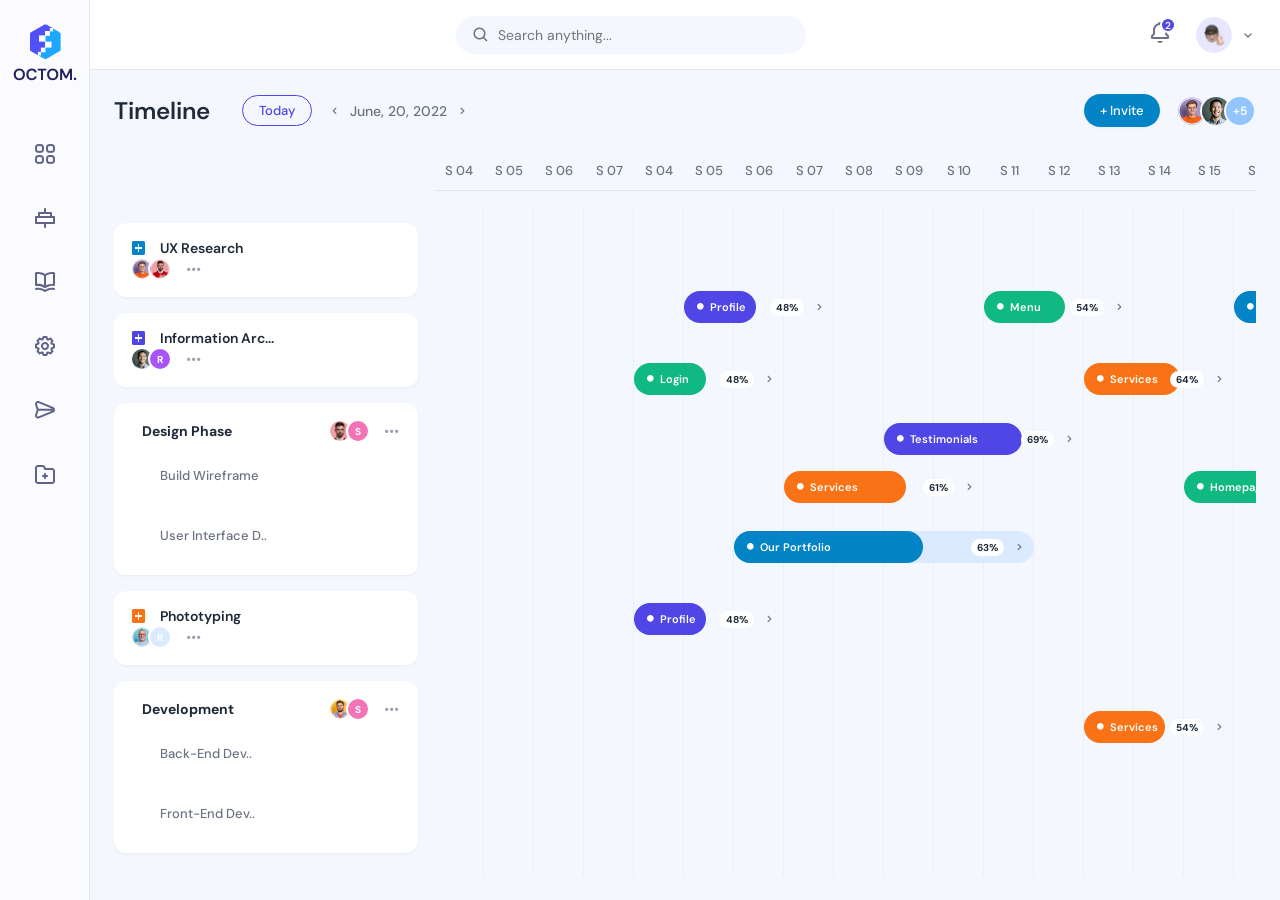
<file: html/timeline.html>
<!DOCTYPE html>
<html lang="en">
<head>
    <meta charset="UTF-8">
    <meta name="viewport" content="width=device-width, initial-scale=1.0">
    <title>Timeline</title>
    <link rel="preconnect" href="https://fonts.googleapis.com">
    <link rel="preconnect" href="https://fonts.gstatic.com" crossorigin>
    <link href="https://fonts.googleapis.com/css2?family=DM+Sans:wght@400;500;700&display=swap" rel="stylesheet">
    <link href='https://unpkg.com/boxicons@2.1.4/css/boxicons.min.css' rel='stylesheet'>
    <link rel="stylesheet" href="../css/timeline.css">
    <link rel="shortcut icon" href="../img/logo.png" type="image/x-icon">

</head>
<body>

    <div class="app-container">
        <div class="sidebar-overlay" id="sidebarOverlay"></div>

        <aside class="sidebar" id="sidebar">
            <div class="logo">
                <a href="../index.html"><img src="../img/logo.png" alt="logo image"></a>
            </div>
            <nav class="nav-menu">
                <a href="../html/dashboard.html" class="nav-item"><img src="../img/dashboard-icon.svg" alt=""></a>
                <a href="../html/timeline.html" class="nav-item"><img src="../img/timeline.svg" alt=""></a>
                <a href="#" class="nav-item"><img src="../img/task.svg" alt=""></a>
                <a href="../html/settings.html" class="nav-item"><img src="../img/settings.svg" alt=""></a>
                <a href="../html/messages.html" class="nav-item"><img src="../img/messages.svg" alt=""></a>
                <a href="../html/files.html" class="nav-item"><img src="../img/folder.svg" alt=""></a>
            </nav>
        </aside>

        <main class="main-content">
            <header class="top-header">
                <div class="header-left">
                    <button class="hamburger-btn" id="hamburgerBtn"><i class='bx bx-menu'></i></button>
                </div>
                
                <div class="search-bar">
                    <i class='bx bx-search'></i>
                    <input type="text" placeholder="Search anything...">
                </div>

                <div class="header-right">
                    <div class="notification">
                        <i class='bx bx-bell'></i>
                        <span class="badge">2</span>
                    </div>
                    <div class="user-profile">
                        <img src="../img/profile-avatar.svg" alt="User">
                        <i class='bx bx-chevron-down'></i>
                    </div>
                </div>
            </header>

            <div class="timeline-board">
                <div class="board-header">
                    <div class="header-title">
                        <h1>Timeline</h1>
                        <div class="date-controls">
                            <button class="btn-today">Today</button>
                            <div class="date-selector">
                                <i class='bx bx-chevron-left'></i>
                                <span>June, 20, 2022</span>
                                <i class='bx bx-chevron-right'></i>
                            </div>
                        </div>
                    </div>
                    <div class="header-actions">
                        <button class="btn-invite">+ Invite</button>
                        <div class="avatar-group">
                            <img src="../img/Charlie.png" alt="U1">
                            <img src="../img/ikshan.png" alt="U2">
                            <div class="avatar-more">+5</div>
                        </div>
                    </div>
                </div>

                <div class="timeline-container">
                    
                    <div class="task-categories">
                        <div class="category-header-spacer"></div> <div class="category-card">
                            <div class="cat-info">
                                <i class='bx bxs-plus-square text-blue'></i>
                                <span>UX Research</span>
                            </div>
                            <div class="cat-meta">
                                <div class="avatar-group-sm">
                                    <img src="../img/Charlie.png" alt="U1">
                                    <img src="../img/Charmie.png" alt="U2">
                                </div>
                                <i class='bx bx-dots-horizontal-rounded'></i>
                            </div>
                        </div>

                        <div class="category-card">
                            <div class="cat-info">
                                <i class='bx bxs-plus-square text-indigo'></i>
                                <span>Information Arc...</span>
                            </div>
                            <div class="cat-meta">
                                <div class="avatar-group-sm">
                                    <img src="../img/ikshan.png" alt="U1">
                                    <div class="avatar-text bg-purple">R</div>
                                </div>
                                <i class='bx bx-dots-horizontal-rounded'></i>
                            </div>
                        </div>

                        <div class="category-card expanded">
                            <div class="cat-main">
                                <div class="cat-info">
                                    <i class='bx bx-minus-square text-gray'></i>
                                    <span class="fw-bold">Design Phase</span>
                                </div>
                                <div class="cat-meta">
                                    <div class="avatar-group-sm">
                                        <img src="../img/claudia.png" alt="U1">
                                        <div class="avatar-text bg-pink">S</div>
                                    </div>
                                    <i class='bx bx-dots-horizontal-rounded'></i>
                                </div>
                            </div>
                            <div class="sub-tasks">
                                <div class="sub-task">Build Wireframe</div>
                                <div class="sub-task">User Interface D..</div>
                            </div>
                        </div>

                        <div class="category-card">
                            <div class="cat-info">
                                <i class='bx bxs-plus-square text-orange'></i>
                                <span>Phototyping</span>
                            </div>
                            <div class="cat-meta">
                                <div class="avatar-group-sm">
                                    <img src="../img/Jason.png" alt="U2">
                                    <div class="avatar-text bg-blue-light text-blue">R</div>
                                </div>
                                <i class='bx bx-dots-horizontal-rounded'></i>
                            </div>
                        </div>

                        <div class="category-card expanded">
                            <div class="cat-main">
                                <div class="cat-info">
                                    <i class='bx bx-minus-square text-gray'></i>
                                    <span class="fw-bold">Development</span>
                                </div>
                                <div class="cat-meta">
                                    <div class="avatar-group-sm">
                                        <img src="../img/Cris.png" alt="U1">
                                        <div class="avatar-text bg-pink">S</div>
                                    </div>
                                    <i class='bx bx-dots-horizontal-rounded'></i>
                                </div>
                            </div>
                            <div class="sub-tasks">
                                <div class="sub-task">Back-End Dev..</div>
                                <div class="sub-task">Front-End Dev..</div>
                            </div>
                        </div>
                    </div>

                    <div class="gantt-scroll-area">
                        <div class="dates-header">
                            <div>S 04</div><div>S 05</div><div>S 06</div><div>S 07</div>
                            <div>S 04</div><div>S 05</div><div>S 06</div><div>S 07</div>
                            <div>S 08</div><div>S 09</div><div>S 10</div><div>S 11</div>
                            <div>S 12</div><div>S 13</div><div>S 14</div><div>S 15</div>
                            <div>S 16</div><div>S 18</div><div>S 19</div><div>S 20</div>
                            <div>S 21</div>
                        </div>

                        <div class="gantt-grid">
                            <div class="grid-line"></div><div class="grid-line"></div><div class="grid-line"></div><div class="grid-line"></div>
                            <div class="grid-line"></div><div class="grid-line"></div><div class="grid-line"></div><div class="grid-line"></div>
                            <div class="grid-line"></div><div class="grid-line"></div><div class="grid-line"></div><div class="grid-line"></div>
                            <div class="grid-line"></div><div class="grid-line"></div><div class="grid-line"></div><div class="grid-line"></div>
                            <div class="grid-line"></div><div class="grid-line"></div><div class="grid-line"></div><div class="grid-line"></div>
                            <div class="grid-line"></div>
                        </div>

                        <div class="task-bars-container">
                            
                            <div class="task-row"></div>

                            <div class="task-row">
                                <div class="task-bar bg-indigo-light" style="grid-column: 6 / span 3;">
                                    <div class="task-fill bg-indigo" style="width: 48%;">
                                        <span class="task-label"><i class='bx bxs-circle'></i> Profile</span>
                                    </div>
                                    <div class="task-badge">48%</div>
                                    <i class='bx bx-chevron-right arrow'></i>
                                </div>
                                <div class="task-bar bg-green-light" style="grid-column: 12 / span 3;">
                                    <div class="task-fill bg-green" style="width: 54%;">
                                        <span class="task-label"><i class='bx bxs-circle'></i> Menu</span>
                                    </div>
                                    <div class="task-badge">54%</div>
                                    <i class='bx bx-chevron-right arrow'></i>
                                </div>
                                <div class="task-bar bg-blue-light" style="grid-column: 17 / span 4;">
                                    <div class="task-fill bg-blue" style="width: 39%;">
                                        <span class="task-label"><i class='bx bxs-circle'></i> Settings</span>
                                    </div>
                                    <div class="task-badge">39%</div>
                                    <i class='bx bx-chevron-right arrow'></i>
                                </div>
                            </div>

                            <div class="task-row">
                                <div class="task-bar bg-green-light" style="grid-column: 5 / span 3;">
                                    <div class="task-fill bg-green" style="width: 48%;">
                                        <span class="task-label"><i class='bx bxs-circle'></i> Login</span>
                                    </div>
                                    <div class="task-badge">48%</div>
                                    <i class='bx bx-chevron-right arrow'></i>
                                </div>
                                <div class="task-bar bg-orange-light" style="grid-column: 14 / span 3;">
                                    <div class="task-fill bg-orange" style="width: 64%;">
                                        <span class="task-label"><i class='bx bxs-circle'></i> Services</span>
                                    </div>
                                    <div class="task-badge">64%</div>
                                    <i class='bx bx-chevron-right arrow'></i>
                                </div>
                            </div>

                            <div class="task-row">
                                <div class="task-bar bg-indigo-light task-clickable" style="grid-column: 10 / span 4;">
                                    <div class="task-fill bg-indigo" style="width: 69%;">
                                        <span class="task-label"><i class='bx bxs-circle'></i> Testimonials</span>
                                    </div>
                                    <div class="task-badge">69%</div>
                                    <i class='bx bx-chevron-right arrow'></i>
                                </div>
                            </div>

                            <div class="task-row">
                                <div class="task-bar bg-orange-light" style="grid-column: 8 / span 4;">
                                    <div class="task-fill bg-orange" style="width: 61%;">
                                        <span class="task-label"><i class='bx bxs-circle'></i> Services</span>
                                    </div>
                                    <div class="task-badge">61%</div>
                                    <i class='bx bx-chevron-right arrow'></i>
                                </div>
                                <div class="task-bar bg-green-light" style="grid-column: 16 / span 4;">
                                    <div class="task-fill bg-green" style="width: 48%;">
                                        <span class="task-label"><i class='bx bxs-circle'></i> Homepage</span>
                                    </div>
                                    <div class="task-badge">48%</div>
                                    <i class='bx bx-chevron-right arrow'></i>
                                </div>
                            </div>

                            <div class="task-row">
                                <div class="task-bar bg-blue-light" style="grid-column: 7 / span 6;">
                                    <div class="task-fill bg-blue" style="width: 63%;">
                                        <span class="task-label"><i class='bx bxs-circle'></i> Our Portfolio</span>
                                    </div>
                                    <div class="task-badge">63%</div>
                                    <i class='bx bx-chevron-right arrow'></i>
                                </div>
                            </div>

                            <div class="task-row">
                                <div class="task-bar bg-indigo-light" style="grid-column: 5 / span 3;">
                                    <div class="task-fill bg-indigo" style="width: 48%;">
                                        <span class="task-label"><i class='bx bxs-circle'></i> Profile</span>
                                    </div>
                                    <div class="task-badge">48%</div>
                                    <i class='bx bx-chevron-right arrow'></i>
                                </div>
                            </div>

                            <div class="task-row"></div>

                            <div class="task-row">
                                <div class="task-bar bg-orange-light" style="grid-column: 14 / span 3;">
                                    <div class="task-fill bg-orange" style="width: 54%;">
                                        <span class="task-label"><i class='bx bxs-circle'></i> Services</span>
                                    </div>
                                    <div class="task-badge">54%</div>
                                    <i class='bx bx-chevron-right arrow'></i>
                                </div>
                            </div>

                            <div class="task-popup" id="taskPopup">
                                <h3>Complete Task</h3>
                                <div class="graph-placeholder">
                                    <svg viewBox="0 0 200 80" preserveAspectRatio="none">
                                        <defs>
                                            <linearGradient id="lineGrad" x1="0%" y1="0%" x2="0%" y2="100%">
                                                <stop offset="0%" stop-color="#4F46E5" stop-opacity="0.3" />
                                                <stop offset="100%" stop-color="#4F46E5" stop-opacity="0" />
                                            </linearGradient>
                                        </defs>
                                        <path d="M10,60 C20,20 30,50 50,40 C60,30 70,60 90,40 C100,20 110,50 130,20 C150,10 170,40 190,10" fill="none" stroke="#4F46E5" stroke-width="3" stroke-linecap="round"/>
                                        <path d="M10,60 C20,20 30,50 50,40 C60,30 70,60 90,40 C100,20 110,50 130,20 C150,10 170,40 190,10 L190,80 L10,80 Z" fill="url(#lineGrad)"/>
                                        <circle cx="130" cy="20" r="4" fill="#4F46E5" stroke="white" stroke-width="2"/>
                                        <line x1="130" y1="20" x2="130" y2="70" stroke="#E5E7EB" stroke-dasharray="3 3"/>
                                    </svg>
                                </div>
                                <div class="graph-labels">
                                    <span>67</span><span>73</span><span>53</span><span>47</span><span>39</span><span>27</span><span>27</span>
                                </div>
                            </div>

                        </div>
                    </div>
                </div>
            </div>
        </main>
    </div>

    <script src="../javascript/timeline.js"></script>
</body>
</html>
</file>
<file: style.css>
@import url('https://fonts.googleapis.com/css2?family=DM+Sans:ital,opsz,wght@0,9..40,100..1000;1,9..40,100..1000&display=swap');

:root {
    --primary-bg: #fa4d33;
    --text-light: #ffffff;
    --text-dark: #1a1a1a;
    --secondary-bg: #FFFFFF
    --transition: all 0.3s ease;
    --text-main: #111827;
    --text-muted: #4b5563;
    --accent-color: #ff5a5f; 
    --check-color: #10b981;  
    --bg-shape: #f3f4f6; 
    --primary-color: #f74d3b; 
    --primary-light: #fff0ee; 
    --bg-card: #f9fafb;       
    --bg-main: #ffffff;
    --bg-dark: #121212;
    --card-bg: #22252A;
    --text-mute: #A0AAB2;
    --accent-red: #FF4F4F;
    --btn-dark: #2B2E33;
    --star-gold: #F5A623;
    --text-order: #333333;
    --border-color: #e5e5e5;
}

* {
    margin: 0;
    padding: 0;
    box-sizing: border-box;
}

body {
    font-family: "DM sans", sans-serif;
    color: var(--text-light);
    -webkit-font-smoothing: antialiased;
}

/* --- Hero Section Layout --- */
.hero-section {
    min-height: 100vh;
    display: flex;
    flex-direction: column;
    overflow-x: hidden;
    background-color: var(--primary-bg);
}


.navbar {
    display: flex;
    justify-content: space-between;
    align-items: center;
    padding: 2rem 5%;
    max-width: 1440px;
    margin: 0 auto;
    width: 100%;
}

.logo a {
    color: var(--text-light);
    text-decoration: none;
    font-size: 1.5rem;
    font-weight: 700;
    letter-spacing: -0.5px;
}

.nav-links ul {
    display: flex;
    list-style: none;
    gap: 2rem;
}

.nav-links a {
    color: var(--text-light);
    text-decoration: none;
    font-size: 0.95rem;
    font-weight: 500;
    opacity: 0.9;
    transition: var(--transition);
}

.nav-links a:hover {
    opacity: 1;
}

/* --- Buttons --- */
.btn {
    display: inline-block;
    padding: 0.8rem 1.8rem;
    border-radius: 50px;
    font-size: 1rem;
    font-weight: 600;
    text-decoration: none;
    transition: var(--transition);
    cursor: pointer;
    text-align: center;
}

.btn-white {
    background-color: var(--text-light);
    color: var(--text-dark);
    border: 2px solid var(--text-light);
}

.btn-white:hover {
    transform: translateY(-2px);
    box-shadow: 0 10px 20px rgba(0, 0, 0, 0.1);
}

.btn-outline {
    background-color: transparent;
    color: var(--text-light);
    border: 2px solid rgba(255, 255, 255, 0.5);
}

.btn-outline:hover {
    border-color: var(--text-light);
    background-color: rgba(255, 255, 255, 0.1);
}

/* --- Hero Content --- */
.hero-content {
    display: flex;
    flex-direction: column;
    align-items: center;
    flex: 1;
    padding-top: 4rem;
    width: 100%;
}

.hero-text-container {
    text-align: center;
    max-width: 800px;
    padding: 0 20px;
    margin-bottom: 4rem;
}

.hero-text-container h1 {
    font-size: clamp(3rem, 5vw, 4.5rem);
    font-weight: 700;
    line-height: 1.1;
    margin-bottom: 2.5rem;
    letter-spacing: -1px;
}

.hero-buttons {
    display: flex;
    justify-content: center;
    gap: 1.5rem;
}

/* --- Dashboard Mockup --- */
.hero-mockup-container {
    width: 100%;
    max-width: 800px;
    height: 713px;
    margin: 0 auto;
    
}

.dashboard-mockup {
    width: 100%;
    height: auto;
    display: block;
    border-radius: 12px 12px 0 0; /* Rounds only the top corners */
    box-shadow: 0 25px 50px rgba(0, 0, 0, 0.25);
    
    /* Optional: subtle border to separate from background */
    border: 1px solid rgba(255, 255, 255, 0.1); 
    border-bottom: none;
}

/* --- Section Container --- */
.features-section {
    /* max-width: var(--max-width); */
    margin: 0 auto;
    padding: 100px 5%;
    background-color: var(--secondary-bg);
}

/* --- Section Header --- */
.section-header {
    text-align: center;
    max-width: 800px;
    margin: 0 auto 80px auto;
}

.section-header h2 {
    font-size: clamp(2rem, 4vw, 3rem);
    font-weight: 700;
    margin-bottom: 20px;
    letter-spacing: -0.5px;
    color: var(--text-dark);
}

.section-header p {
    font-size: 1.125rem;
    color: var(--text-dark);
}

/* --- Feature Rows --- */
.feature-row {
    display: flex;
    align-items: center;
    justify-content: space-between;
    gap: 60px;
    margin-bottom: 120px;
}

.feature-row:last-child {
    margin-bottom: 0;
}

/* --- Image Containers --- */
.feature-image-container {
    flex: 1;
    position: relative;
    width: 100%;
    max-width: 600px;
}


.image-bg-shape {
    position: absolute;
    top: -20px;
    bottom: -20px;
    left: -20px;
    right: 40px; 
    background-color: var(--bg-shape);
    border-radius: 24px;
    z-index: 0;
}

.feature-row.reverse .image-bg-shape {
    left: 40px;
    right: -20px;
}

.feature-image {
    position: relative;
    z-index: 1;
    width: 100%;
    height: auto;
    border-radius: 16px;
    box-shadow: 0 20px 40px rgba(0, 0, 0, 0.08);
    display: block;
}

/* --- Feature Content (Text) --- */
.feature-content {
    flex: 1;
    max-width: 500px;
}

.feature-subtitle {
    display: block;
    color: var(--accent-color);
    font-size: 0.875rem;
    font-weight: 600;
    text-transform: uppercase;
    letter-spacing: 1px;
    margin-bottom: 15px;
}

.feature-content h3 {
    font-size: clamp(2rem, 3vw, 2.5rem);
    font-weight: 700;
    line-height: 1.2;
    margin-bottom: 20px;
    letter-spacing: -0.5px;
    color: var(--text-dark);
}

.feature-content p {
    color: var(--text-muted);
    font-size: 1.05rem;
    margin-bottom: 30px;
}

/* --- Feature Check Lists --- */
.feature-list {
    list-style: none;
    display: flex;
    flex-direction: column;
    gap: 15px;
}

.feature-list li {
    display: flex;
    align-items: center;
    font-size: 1rem;
    font-weight: 500;
    color: var(--text-main);
}

.checkmark {
    color: var(--check-color);
    font-weight: bold;
    margin-right: 12px;
    font-size: 1.1rem;
}

/* --- Feature Section 2 --- */
.features-section2 {
    padding: 100px 20px;
}

.section-container {
    max-width: 1200px;
    margin: 0 auto;
}

/* --- Section Header --- */
.section-header2 {
    text-align: center;
    margin-bottom: 60px;
}

.section-header2 h2 {
    font-size: clamp(2rem, 5vw, 3rem);
    font-weight: 700;
    letter-spacing: -0.5px;
    color: var(--text-dark);
}

.highlight {
    color: var(--primary-color);
}

/* --- Features Grid System --- */
.features-grid {
    display: grid;
    grid-template-columns: repeat(3, 1fr);
    gap: 24px;
    margin-bottom: 60px;
    
}

/* --- Individual Feature Card --- */
.feature-card {
    background-color: #F4F4F4;
    padding: 40px 30px;
    border-radius: 20px;
    transition: var(--transition);
    display: flex;
    flex-direction: column;
    align-items: flex-start;
    cursor: pointer;
}

.feature-card:hover {
    transform: translateY(-5px);
    box-shadow: 0 12px 30px rgba(0, 0, 0, 0.05);
}

/* Card Icon Setup */
.feature-icon {
    width: 44px;
    height: 44px;
    border-radius: 50%;
    background-color: var(--primary-light);
    color: var(--primary-color);
    display: flex;
    justify-content: center;
    align-items: center;
    margin-bottom: 24px;
}

.feature-icon svg {
    width: 20px;
    height: 20px;
}

/* Card Text */
.feature-card h3 {
    font-size: 1.25rem;
    font-weight: 600;
    margin-bottom: 12px;
    color: var(--text-dark);
}

.feature-card p {
    font-size: 0.95rem;
    color: var(--text-muted);
    line-height: 1.6;
}

/* --- Action Buttons --- */
.features-actions {
    display: flex;
    justify-content: center;
    gap: 16px;
}

.bttn {
    display: inline-flex;
    justify-content: center;
    align-items: center;
    padding: 12px 32px;
    font-size: 1rem;
    font-weight: 600;
    text-decoration: none;
    border-radius: 100px;
    transition: var(--transition);
    cursor: pointer;
}

.bttn-primary {
    background-color: var(--primary-color);
    color: white;
    border: 2px solid var(--primary-color);
}

.bttn-primary:hover {
    background-color: #e63e2c; 
    border-color: #e63e2c;
}

.bttn-outline {
    background-color: transparent;
    color: var(--text-dark);
    border: 2px solid #e5e7eb;
}

.bttn-outline:hover {
    border-color: var(--text-dark);
    background-color: #f9fafb;
}


/* Review Section */

.reviews-section {
    padding: 80px 20px;
    overflow: hidden;
    background-color: var(--bg-dark);
}

.review-container {
    max-width: 1200px;
    margin: 0 auto;
}

/* --- Section Header --- */
.review-header {
    text-align: center;
    max-width: 600px;
    margin: 0 auto 50px auto;
}

.review-header h2 {
    font-size: 2.5rem;
    font-weight: 700;
    margin-bottom: 15px;
    letter-spacing: -0.5px;
    color: var(--text-light);
}

.review-header p {
    color: var(--text-mute);
    font-size: 1rem;
    line-height: 1.5;
}

/* --- Carousel Container --- */
.carousel-container {
    width: 100%;
    margin: 0 -20px; 
    padding: 0 20px;
}

.reviews-carousel {
    display: flex;
    gap: 24px;
    overflow-x: auto;
    scroll-snap-type: x mandatory;
    padding-bottom: 20px;
    scrollbar-width: none; 
    -ms-overflow-style: none;  
}

.reviews-carousel::-webkit-scrollbar {
    display: none; 
}

/* --- Review Cards --- */
.review-card {
    background-color: var(--card-bg);
    border-radius: 12px;
    padding: 30px;
    display: flex;
    flex-direction: column;
    justify-content: space-between;
    min-width: 320px;
    flex: 0 0 380px;

}

.review-text {
    font-size: 1.05rem;
    color: var(--text-mute);
    margin-bottom: 30px;
}

.card-footer {
    display: flex;
    justify-content: space-between;
    align-items: flex-end;
}

.reviewer-info {
    display: flex;
    align-items: center;
    gap: 15px;
}

.avatar {
    width: 45px;
    height: 45px;
    border-radius: 50%;
    object-fit: cover;
}

.reviewer-details .name {
    font-size: 1rem;
    font-weight: 600;
    margin-bottom: 2px;
}

.reviewer-details .stars {
    color: var(--star-gold);
    font-size: 0.9rem;
    letter-spacing: 2px;
}

.quote-icon svg {
    opacity: 0.9;
    display: block;
}

/* --- Navigation Controls --- */
.carousel-nav {
    display: flex;
    justify-content: center;
    gap: 15px;
    margin-top: 40px;
}

.nav-btn {
    width: 45px;
    height: 45px;
    border-radius: 50%;
    border: none;
    display: flex;
    justify-content: center;
    align-items: center;
    cursor: pointer;
    transition: all 0.2s ease;
    color: var(--text-light);
}

.nav-btn.prev {
    background-color: var(--text-dark);
}

.nav-btn.prev:hover {
    background-color: #3b3f46;
}

.nav-btn.next {
    background-color: var(--accent-red);
}

.nav-btn.next:hover {
    background-color: #e04444;
}

/* Footer Section */
.site-footer {
    background-color: var(--text-light);
    padding-top: 80px;
    border-top: 1px solid var(--border-color);
}

.footer-container {
    max-width: 1200px;
    margin: 0 auto;
    padding: 0 20px 60px;
    display: flex;
    justify-content: space-between;
    gap: 60px;
}

/* --- Brand Section --- */
.footer-brand {
    flex: 1;
    max-width: 350px;
}

.brand-logo {
    color: var(--accent-red);
    font-size: 2rem;
    font-weight: 700;
    margin-bottom: 20px;
    letter-spacing: -0.5px;
}

.brand-description {
    color: var(--text-muted);
    font-size: 0.95rem;
    line-height: 1.8;
}

/* --- Links Grid --- */
.footer-links-grid {
    flex: 2;
    display: grid;
    grid-template-columns: repeat(4, 1fr);
    gap: 30px;
}

.column-title {
    font-size: 1rem;
    font-weight: 600;
    color: var(--text-order);
    margin-bottom: 25px;
}

.footer-links {
    list-style: none;
    display: flex;
    flex-direction: column;
    gap: 15px;
}

.footer-links a {
    text-decoration: none;
    color: var(--text-muted);
    font-size: 0.9rem;
    transition: var(--transition);
}

.footer-links a:hover {
    color: var(--accent-red);
}

.contact-info a {
    color: var(--text-muted);
}

/* --- Social Icons --- */
.social-icons {
    display: flex;
    gap: 15px;
    margin-top: 25px;
}

.social-icons a {
    display: flex;
    align-items: center;
    justify-content: center;
    width: 36px;
    height: 36px;
    background-color: var(--text-order);
    color: var(--text-light);
    border-radius: 50%;
    transition: var(--transition);
}

.social-icons a:hover {
    background-color: var(--accent-red);
    transform: translateY(-3px);
}

.social-icons svg {
    width: 18px;
    height: 18px;
    fill: currentColor; 
    stroke: none;
}


.social-icons a:nth-child(1) svg { fill: none; stroke: currentColor; }

/* --- Footer Bottom Bar --- */
.footer-bottom {
    border-top: 2px solid var(--border-color);
    padding: 25px 20px;
}

.bottom-container {
    max-width: 1200px;
    margin: 0 auto;
    display: flex;
    justify-content: space-between;
    align-items: center;
    font-size: 0.85rem;
    color: var(--text-muted);
}

.legal-links {
    display: flex;
    align-items: center;
    gap: 5px;
}

.legal-links a {
    text-decoration: none;
    color: var(--text-muted);
    transition: var(--transition);
}

.legal-links a:hover {
    color: var(--accent-red);
}

.separator {
    color: var(--text-muted);
}



@media screen and (max-width: 768px) {
    
    /* Global Padding Reduction for Mobile */
    .features-section, 
    .features-section2, 
    .reviews-section, 
    .site-footer {
        padding: 60px 20px;
    }

    /* --- 1. Navbar & Hero Section --- */
    .navbar {
        flex-direction: column;
        gap: 20px;
        padding: 20px;
    }

    .nav-links ul {
        flex-wrap: wrap;
        justify-content: center;
        gap: 15px;
    }

    .hero-text-container {
        margin-bottom: 2rem;
    }

    .hero-text-container h1 {
        font-size: 2.2rem; 
    }

    .hero-buttons {
        flex-direction: column;
        width: 100%;
    }

    .hero-buttons .btn {
        width: 100%;
    }

    .hero-mockup-container {
        height: auto; 
        padding: 0 15px;
    }

    /* --- 2. Features Section 1 (Image & Text Rows) --- */
    .feature-row, 
    .feature-row.reverse {
        flex-direction: column;
        text-align: center;
        gap: 40px;
        margin-bottom: 80px;
    }

    .feature-row.reverse {
        flex-direction: column-reverse; 
    }

    .feature-content, 
    .feature-image-container {
        max-width: 100%;
    }

    .feature-list li {
        justify-content: center; 
    }

    /* Adjust the decorative background box so it doesn't break page width */
    .image-bg-shape, 
    .feature-row.reverse .image-bg-shape {
        top: -10px;
        bottom: -10px;
        left: -10px;
        right: -10px;
    }

    /* --- Features Section 2 (Grid Cards) --- */
    .features-grid {
        grid-template-columns: 1fr; 
        gap: 20px;
    }

    .features-actions {
        flex-direction: column;
        width: 100%;
    }

    .bttn {
        width: 100%;
    }

    /* --- 4. Customer Reviews Section --- */
    .review-header h2 {
        font-size: 2rem;
    }

    .review-card {
        flex: 0 0 85vw; 
        min-width: unset;
    }

    /* --- 5. Footer Section --- */
    .footer-container {
        flex-direction: column;
        gap: 40px;
        padding-bottom: 40px;
    }

    .footer-brand {
        max-width: 100%;
        text-align: center; 
    }

    .footer-links-grid {
        grid-template-columns: repeat(2, 1fr);
        gap: 30px 15px;
        text-align: center;
    }

    .social-icons {
        justify-content: center;
        margin-top: 15px;
    }

    .bottom-container {
        flex-direction: column;
        text-align: center;
        gap: 15px;
    }

    .legal-links {
        flex-wrap: wrap;
        justify-content: center;
    }
}


/* To adjust the footer into single column and the hero-nav to vertical */
/* on small size screen */
@media screen and (max-width: 480px) {
    
    .footer-links-grid {
        grid-template-columns: 1fr; 
    }

    .nav-links ul {
        flex-direction: column;
        align-items: center;
        gap: 10px;
    }
}
</file>
<file: css/files.css>
/* ---- Base & Variables ---- */
:root {
    --bg-color: #F3F4F8;
    --white: #ffffff;
    --text-main: #2b3674;
    --text-muted: #a3aed0;
    --primary-blue: #4318ff;
    --light-blue: #e9edfd;
    --border-color: #e2e8f0;
    --sidebar-bg: #FBFAFF;
    
    /* Folder Colors */
    --f-blue: #3b82f6;
    --f-purple: #8b5cf6;
    --f-yellow: #eab308;
    --f-green: #22c55e;
    --f-orange: #f97316;
    --f-cyan: #06b6d4;
    --f-red: #ef4444;
}

* {
    margin: 0;
    padding: 0;
    box-sizing: border-box;
    font-family: 'DM Sans', sans-serif;
}

body {
    background-color: var(--bg-color);
    color: var(--text-main);
}

.app-container {
    display: flex;
    min-height: 100vh;
}

/* ---- Sidebar ---- */
.sidebar {
    width: 90px;
    background-color: var(--sidebar-bg);
    display: flex;
    flex-direction: column;
    align-items: center;
    padding: 30px 0;
    border-right: 1px solid rgba(0,0,0,0.05);
    z-index: 100;
    transition: transform 0.3s ease;
}

.logo {
    display: flex;
    flex-direction: column;
    align-items: center;
    gap: 8px;
    margin-bottom: 50px;
    font-size: 14px;
}


.nav-menu {
    display: flex;
    flex-direction: column;
    gap: 20px;
    width: 100%;
    align-items: center;
    padding-top: 20px;
}

.nav-item {
    font-size: 24px;
    text-decoration: none;
    width: 50px;
    height: 50px;
    display: flex;
    justify-content: center;
    align-items: center;
    border-radius: 14px;
    transition: all 0.2s ease;
}

.nav-item img:hover {  
  background-color: #0f78e2;
  border-radius: 5px;
  transform: translateX(5px);
  padding: 0.5rem;
}

.nav-item img:active {
  background-color: #0f78e2;
  transform: translateX(5px);
}


/* ---- Main Content ---- */
.main-content {
    flex: 1;
    padding: 30px 40px;
    display: flex;
    flex-direction: column;
    width: calc(100% - 90px);
}

/* Header */
.top-header {
    display: flex;
    justify-content: space-between;
    align-items: center;
    margin-bottom: 40px;
}

.header-left {
    display: flex;
    align-items: center;
    gap: 20px;
}

.hamburger {
    display: none;
    background: none;
    border: none;
    font-size: 28px;
    color: var(--text-main);
    cursor: pointer;
}

.search-bar {
    background: white;
    padding: 12px 24px;
    border-radius: 30px;
    display: flex;
    align-items: center;
    gap: 10px;
    width: 400px;
    box-shadow: 0 2px 10px rgba(0,0,0,0.02);
}

.search-bar i {
    color: var(--text-muted);
    font-size: 20px;
}

.search-bar input {
    border: none;
    outline: none;
    width: 100%;
    font-size: 14px;
    background: transparent;
}

.header-right {
    display: flex;
    align-items: center;
    gap: 24px;
}

.notification {
    position: relative;
    font-size: 24px;
    color: var(--text-muted);
    cursor: pointer;
}

.badge {
    position: absolute;
    top: 0;
    right: 0;
    background: var(--primary-blue);
    color: white;
    font-size: 10px;
    width: 14px;
    height: 14px;
    border-radius: 50%;
    display: flex;
    justify-content: center;
    align-items: center;
    font-weight: bold;
}

.user-profile {
    display: flex;
    align-items: center;
    gap: 8px;
    cursor: pointer;
}

.user-profile img {
    width: 40px;
    height: 40px;
    border-radius: 50%;
    object-fit: cover;
}

.user-profile i {
    color: var(--text-muted);
}

/* Dashboard Grid */
.dashboard-grid {
    display: grid;
    grid-template-columns: 2fr 1fr;
    gap: 30px;
}

/* ---- Left Column ---- */
.section-header {
    display: flex;
    justify-content: space-between;
    align-items: center;
    margin-bottom: 24px;
}

.section-header h1 {
    font-size: 32px;
}

.header-actions {
    display: flex;
    gap: 12px;
}

.btn {
    padding: 12px 24px;
    border-radius: 30px;
    font-weight: 500;
    font-size: 14px;
    cursor: pointer;
    border: none;
    display: flex;
    align-items: center;
    gap: 8px;
}

.btn-primary {
    background: var(--primary-blue);
    color: white;
}

.btn-outline {
    background: white;
    border: 1px solid var(--border-color);
    color: var(--text-main);
}

.folders-container {
    background: white;
    padding: 24px;
    border-radius: 20px;
    margin-bottom: 30px;
    cursor: pointer;
}

.folders-header {
    display: flex;
    justify-content: space-between;
    align-items: center;
    margin-bottom: 20px;
    padding-bottom: 15px;
    border-bottom: 1px solid var(--border-color);
}

.folder-title {
    display: flex;
    align-items: center;
    gap: 8px;
    font-weight: 700;
    color: var(--text-main);
}

.show-all {
    color: var(--text-muted);
    font-size: 14px;
    display: flex;
    align-items: center;
    gap: 4px;
    cursor: pointer;
}

.folders-grid {
    display: grid;
    grid-template-columns: repeat(3, 1fr);
    gap: 20px;
}

.folder-card {
    border: 1px solid var(--border-color);
    padding: 20px;
    border-radius: 16px;
    transition: transform 0.2s;
}

.folder-card:hover {
    transform: translateY(-2px);
    box-shadow: 0 5px 15px rgba(0,0,0,0.05);
}

.card-top {
    display: flex;
    justify-content: space-between;
    align-items: center;
    margin-bottom: 20px;
}

.folder-icon {
    font-size: 32px;
}

.folder-icon.blue { color: var(--f-blue); }
.folder-icon.purple { color: var(--f-purple); }
.folder-icon.yellow { color: var(--f-yellow); }
.folder-icon.green { color: var(--f-green); }
.folder-icon.orange { color: var(--f-orange); }

.avatars {
    display: flex;
}

.avatar-sm {
    width: 24px; height: 24px;
    border-radius: 50%;
    color: white;
    display: flex; justify-content: center; align-items: center;
    font-size: 10px; font-weight: bold;
    margin-left: -8px; border: 2px solid white;
}

.p-blue { background: var(--f-blue); }
.p-cyan { background: var(--f-cyan); }
.p-purple { background: var(--f-purple); }

.folder-card h3 {
    font-size: 16px;
    margin-bottom: 4px;
}

.folder-card p {
    font-size: 13px;
    color: var(--text-muted);
}

/* Recent Files */
.recent-files {
    background: white;
    padding: 24px;
    border-radius: 20px;
}

.recent-header {
    display: flex;
    justify-content: space-between;
    align-items: center;
    margin-bottom: 20px;
}

.view-all {
    color: var(--primary-blue);
    text-decoration: none;
    font-size: 14px;
    font-weight: 500;
}

.recent-table {
    width: 100%;
    border-collapse: collapse;
}

.recent-table th {
    text-align: left;
    color: var(--text-muted);
    font-weight: 500;
    font-size: 13px;
    padding-bottom: 15px;
}

.recent-table th i {
   margin-left: 4px; 
  }

.recent-table td {
    padding: 15px 0;
    font-size: 14px;
    color: var(--text-muted);
    border-bottom: 1px solid var(--border-color);
}

.recent-table td:first-child { 
  color: var(--text-main);
   font-weight: 500; 
  }

.recent-table tr:last-child td { 
  border-bottom: none;
}

.file-name {
    display: flex;
    align-items: center;
    gap: 12px;
}

.file-name i { font-size: 20px; }
.file-name .yellow { color: var(--f-yellow); }
.file-name .blue { color: var(--f-blue); }
.file-name .pink { color: #ec4899; }
.file-name .dark { color: #333; }

.member-group { 
  display: flex; 
}

.member-group img {
    width: 28px; 
    height: 28px;
    border-radius: 50%; 
    border: 2px solid white;
    margin-left: -8px;
}
.member-group img:first-child { 
  margin-left: 0; 
}

/* ---- Right Column ---- */
.storage-card {
    background: white;
    border-radius: 20px;
    padding: 24px;
    height: 420px;
    margin-top: 70px;
}

/* Storage Card */
.storage-top {
    display: flex;
    align-items: center;
    gap: 20px;
    margin-bottom: 30px;
}


.storage-info h4 { 
  font-size: 14px; 
  margin-bottom: 4px;
 }
.storage-info p { 
  font-size: 12px; 
  color: var(--text-muted);
 }

.storage-list { 
  display: flex; 
  flex-direction: column; 
  gap: 20px; 
}

.storage-item {
    display: flex; 
    align-items: center; 
    gap: 15px;
}

.item-icon {
    width: 40px; height: 40px;
    border-radius: 10px;
    display: flex; 
    justify-content: center; 
    align-items: center; 
    font-size: 20px;
}


.item-details { 
  flex: 1; 
}

.item-title {
    display: flex; 
    justify-content: space-between;
    font-size: 13px; 
    font-weight: 500; 
    margin-bottom: 8px;
}

.progress-bar {
    width: 100%; 
    height: 6px; 
    background: var(--light-blue); 
    border-radius: 3px;
}

.fill {
  height: 100%; 
  border-radius: 3px; 
}

.bg-blue { background: var(--f-blue); }
.bg-yellow { background: var(--f-yellow); }
.bg-red { background: var(--f-red); }
.bg-cyan { background: var(--f-cyan); }
.bg-purple { background: var(--f-purple); }

/* Activity Chart */
.activity-card {
    background: white;
    border-radius: 20px;
    padding: 24px;
    height: 390px;
    margin-top: 32px;
}

.activity-card h2 { font-size: 18px; 
  margin-bottom: 24px; 
}

.chart-container {
    height: 150px; 
    position: relative; 
    margin-bottom: 20px;
}

.grid-lines {
    position: absolute; 
    top: 0; 
    left: 0; 
    width: 100%; 
    height: 100%;
    display: flex; 
    flex-direction: column; 
    justify-content: space-between;
}
.grid-lines div { 
  border-top: 1px dashed var(--border-color); 
  width: 100%; 
}

.bars {
    position: absolute; 
    top: 0; 
    left: 0; 
    width: 100%; 
    height: 100%;
    display: flex; 
    justify-content: space-around; 
    align-items: flex-end;
    padding: 0 10px;
}

.bar-group { 
  width: 30px; 
  height: 100%; 
  display: flex; 
  align-items: flex-end; 
}

.bar { width: 100%; 
  border-radius: 6px 6px 0 0; 
}

.chart-legend {
    display: flex; 
    justify-content: center; 
    gap: 15px; 
    font-size: 12px; 
    color: var(--text-muted);
}
.dot {
    display: inline-block; 
    width: 8px; 
    height: 8px; 
    border-radius: 50%; 
    margin-right: 4px;
}

/* ---- Responsive Design ---- */
.overlay {
    position: fixed; 
    top: 0; 
    left: 0; 
    width: 100%; 
    height: 100%;
    background: rgba(0,0,0,0.4); 
    z-index: 90;
    opacity: 0; 
    visibility: hidden; 
    transition: 0.3s ease;
}

.overlay.active { 
  opacity: 1; 
  visibility: visible; 
}

@media (max-width: 1200px) {
    .dashboard-grid {
       grid-template-columns: 1fr;
      }
    
    .folders-grid { 
      grid-template-columns: repeat(2, 1fr); 
    }

    .search-bar { 
      width: 250px; 
    }
}

@media (max-width: 768px) {
    .sidebar {
        position: fixed; 
        top: 0; 
        left: -100px; 
        height: 100%; 
        background: white;
    }

    .sidebar.active { 
      left: 0; 
    }
    
    .main-content { 
      width: 100%; 
      padding: 20px; 
    }
    
    .hamburger { 
      display: block; 
    }

    .search-bar { 
      display: none; 
    }
    
    .folders-grid { 
      grid-template-columns: 1fr; 
    }

    .section-header { 
      flex-direction: column; 
      align-items: flex-start; 
      gap: 15px; 
    }
    
    .recent-table th:nth-child(3), .recent-table td:nth-child(3),
    .recent-table th:nth-child(4), .recent-table td:nth-child(4) {
       display: none; 
      }
}
</file>
<file: css/messages.css>
/* ====== Variables & Reset ====== */
:root {
    --bg-app: #F4F7FE;
    --bg-white: #FFFFFF;
    --primary: #5A67D8; /* Blue/Purple for sent messages */
    --primary-light: #EEEDFF;
    --text-dark: #1F2937;
    --text-muted: #6B7280;
    --text-light: #9CA3AF;
    --border-color: #E5E7EB;
    --sidebar-bg: #FBFAFF;
    
    --online-color: #10B981;
    --unread-color: #EF4444;
    
    --sidebar-app-width: 80px;
    --sidebar-msg-width: 320px;
    --sidebar-details-width: 300px;
    
    --shadow-sm: 0 1px 3px rgba(0,0,0,0.05);
    --shadow-md: 0 4px 6px -1px rgba(0,0,0,0.1);
}

* {
    margin: 0;
    padding: 0;
    box-sizing: border-box;
    font-family: 'DM Sans', sans-serif;
}

body {
    background-color: var(--bg-app);
    color: var(--text-dark);
    overflow: hidden;
    height: 100vh;
}

button { 
    cursor: pointer; 
    border: none; 
    background: none; 
}

a { 
    text-decoration: none; 
    color: inherit; 
}

/* ====== Layout Structure ====== */
.app-container { 
    display: flex; 
    height: 100vh; 
    width: 100%; 
    position: relative; 
}

.main-workspace { 
    flex: 1; 
    display: flex; 
    flex-direction: column; 
    overflow: hidden; 
}

.content-body { 
    display: flex; 
    flex: 1; 
    overflow: hidden; 
}

/* ====== Very Left App Sidebar ====== */
.app-sidebar {
    width: var(--sidebar-app-width);
    background-color: var(--sidebar-bg);
    border-right: 1px solid var(--border-color);
    display: flex; 
    flex-direction: column; 
    align-items: center; 
    padding: 24px 0;
    z-index: 50; 
    transition: transform 0.3s ease;
}

.logo { 
    display: flex; 
    flex-direction: column; 
    align-items: center; 
    gap: 6px; 
    margin-bottom: 40px; 
}


.app-nav { 
    display: flex; 
    flex-direction: column; 
    gap: 16px; 
}

.nav-item {
    width: 48px; 
    height: 48px; 
    border-radius: 14px; 
    display: flex; 
    justify-content: center; 
    align-items: center;
    font-size: 24px; 
    color: var(--text-muted); 
    transition: 0.2s;
    
}

.nav-menu {
    display: flex;
    flex-direction: column;
    gap: 26px;
    padding-top: 20px;
    
}

.nav-item img:hover {  
  background-color: #0f78e2;
  border-radius: 5px;
  transform: translateX(5px);
  padding: 0.5rem;
}

.nav-item img:active {
  background-color: #0f78e2;
  transform: translateX(5px);
}

/* ====== Top Header ====== */
.top-header {
    height: 70px; 
    background-color: var(--bg-white); 
    border-bottom: 1px solid var(--border-color);
    display: flex; 
    align-items: center; 
    justify-content: space-between; 
    padding: 0 24px; 
    z-index: 40;
}

.header-left { 
    display: flex; 
    align-items: center; 
}

.hamburger-btn { 
    display: none; 
    font-size: 28px; 
    color: var(--text-dark); 
    margin-right: 16px; 
}

.search-bar { 
    background-color: var(--bg-app); 
    border-radius: 30px; 
    display: flex; 
    align-items: center; 
    padding: 10px 16px; 
    gap: 8px; 
    width: 400px; 
    margin: 0 auto; 
}

.search-bar i { 
    color: var(--text-muted); 
    font-size: 18px; 
}

.search-bar input { 
    border: none; 
    background: transparent; 
    outline: none; 
    width: 100%; 
    font-size: 14px; 
    color: var(--text-dark); 
}

.header-right { 
    display: flex; 
    align-items: center; 
    gap: 24px; 
}

.notification-bell { 
    position: relative; 
    font-size: 24px; 
    color: var(--text-muted); 
    cursor: pointer; 
}

.badge { 
    position: absolute; 
    display: flex; 
    align-items: center; 
    justify-content: center; 
    color: white; 
    font-size: 10px; 
    font-weight: 600; 
    border-radius: 50%; 
    border: 2px solid var(--bg-white); 
}

.badge-blue { 
    background: var(--primary); 
    top: -2px; 
    right: -4px; 
    width: 16px; 
    height: 16px; 
}

.user-profile { 
    display: flex; 
    align-items: center; 
    gap: 8px; 
    cursor: pointer; 
}

.user-profile img { 
    width: 36px; 
    height: 36px; 
    border-radius: 50%; 
    object-fit: cover; 
}

.user-profile i { 
    color: var(--text-muted); 
}

/* ====== Messages Sidebar (List) ====== */
.messages-sidebar {
    width: var(--sidebar-msg-width); 
    background-color: var(--bg-white);
    border-right: 1px solid var(--border-color); 
    display: flex; 
    flex-direction: column; 
    z-index: 30; 
    transition: transform 0.3s ease;
}

.messages-header { 
    padding: 24px 24px 16px 24px; 
}

.messages-header h2 { 
    font-size: 22px; 
    font-weight: 700; 
    margin-bottom: 16px; 
}

.local-search { 
    background-color: var(--bg-app); 
    border-radius: 8px; 
    display: flex; 
    align-items: center; 
    padding: 10px 12px; 
    gap: 8px; 
}

.local-search i { 
    color: var(--text-muted); 
}

.local-search input { 
    border: none; 
    background: transparent; 
    outline: none; 
    font-size: 13px; 
    width: 100%; 
}

.chat-list { 
    flex: 1; 
    overflow-y: auto; 
    padding-bottom: 24px; 
}

.chat-list::-webkit-scrollbar { 
    width: 4px; 
}

.chat-list::-webkit-scrollbar-thumb { 
    background: var(--border-color); 
    border-radius: 4px; 
}

.chat-item { 
    display: flex; 
    gap: 12px; 
    padding: 16px 24px; 
    cursor: pointer; 
    transition: 0.2s; 
    border-left: 3px solid transparent; 
}

.chat-item:hover { 
    background-color: var(--bg-app); 
}

.chat-item.active { 
    background-color: var(--bg-app); 
    border-left-color: var(--primary); 
}

.avatar-wrapper { 
    position: relative; 
}

.avatar { 
    width: 44px; 
    height: 44px; 
    border-radius: 50%; 
    object-fit: cover; 
}

.status-indicator { 
    position: absolute; 
    bottom: 0; 
    right: 0; 
    width: 12px; 
    height: 12px; 
    border-radius: 50%; 
    border: 2px solid var(--bg-white); 
}

.status-indicator.online { 
    background-color: var(--online-color); 
}

.group-avatar { 
    position: relative; 
    width: 44px; 
    height: 44px; }
.avatar-sm { 
    position: absolute; 
    width: 30px; 
    height: 30px; 
    border-radius: 50%; 
    border: 2px solid var(--bg-white); 
}

.avatar-sm.top-left { 
    top: 0; 
    left: 0; 
    z-index: 1; 
}

.avatar-sm.top-right { 
    top: 0; 
    right: 0;
    z-index: 1; 
}

.avatar-sm.bottom-right { 
    bottom: 0; 
    right: 0; 
    z-index: 2; 
}

.chat-details { 
    flex: 1; 
    display: flex; 
    flex-direction: column; 
    justify-content: center; 
    gap: 4px; 
    overflow: hidden; 
}

.chat-top, .chat-bottom { 
    display: flex; 
    justify-content: space-between; 
    align-items: center; 
}

.chat-top h4 { 
    font-size: 14px; 
    font-weight: 600; 
    color: var(--text-dark); 
    white-space: nowrap; 
    overflow: hidden; 
    text-overflow: ellipsis; 
}
.time { 
    font-size: 11px; 
    color: var(--text-light); 
}

.preview { 
    font-size: 13px; 
    color: var(--text-muted); 
    white-space: nowrap; 
    overflow: hidden; 
    text-overflow: ellipsis; 
    padding-right: 10px; 
}

.preview.typing { 
    color: var(--online-color); 
    font-weight: 500; 
}

.unread-badge { 
    background-color: var(--unread-color); 
    color: white; 
    font-size: 10px; 
    font-weight: 700; 
    width: 18px; 
    height: 18px; 
    display: flex; 
    align-items: center; 
    justify-content: center; 
    border-radius: 50%; 
}

i.read-receipt { 
    color: var(--online-color); 
    font-size: 16px; 
}


.section-divider { 
    padding: 24px 24px 8px 24px; 
    font-size: 11px; 
    text-transform: uppercase; 
    color: var(--text-light); 
    font-weight: 600; 
    letter-spacing: 0.5px; 
    display: flex; 
    align-items: center; 
    gap: 6px; 
}

/* ====== Center Chat Area ====== */
.chat-area { 
    flex: 1; 
    display: flex; 
    flex-direction: column; 
    background-color: var(--bg-app); 
    position: relative; 
}

.chat-area-header { 
    height: 80px; 
    padding: 0 32px; 
    display: flex; 
    justify-content: space-between; 
    align-items: center; 
    border-bottom: 1px solid var(--border-color); 
    background-color: var(--bg-app); 
}

.chat-title-info { 
    display: flex; 
    align-items: center; 
    gap: 16px; 
}

.group-avatar-lg { 
    width: 48px; 
    height: 48px; 
    background: #E0E7FF; 
    border-radius: 50%; 
    display: flex; 
    justify-content: center; 
    align-items: center; 
    overflow: hidden;
}

.group-avatar-lg img { 
    width: 100%; 
    height: 100%; 
    object-fit: cover; 
}

.title-text h2 { 
    font-size: 18px; 
    font-weight: 700; 
    margin-bottom: 2px; 
}

.title-text span { 
    font-size: 12px; 
    color: var(--text-muted); 
}

.chat-header-actions { 
    display: flex; 
    align-items: center; 
    gap: 16px; 
}

.overlapping-avatars { 
    display: flex; 
    align-items: center; 
}

.overlapping-avatars img { 
    width: 32px; 
    height: 32px; 
    border-radius: 50%; 
    border: 2px solid var(--bg-app); 
    margin-left: -10px; 
}

.overlapping-avatars img:first-child { 
    margin-left: 0; 
}

.add-user-btn { 
    width: 32px; 
    height: 32px; 
    border-radius: 50%; 
    background: var(--bg-white); 
    border: 1px dashed var(--text-muted); 
    color: var(--text-muted); 
    margin-left: -10px; 
    display: flex; 
    justify-content: center; 
    align-items: center; 
    z-index: 10; 
    transition: 0.2s;
}

.add-user-btn:hover { 
    background: var(--bg-app); 
}

.toggle-details-btn { /* Mobile Only */
    display: none; 
    font-size: 24px; 
    color: var(--text-dark); 
} 

/* Messages Feed */
.messages-feed { 
    flex: 1; 
    padding: 24px 32px; 
    overflow-y: auto; 
    display: flex; 
    flex-direction: column; 
    gap: 24px; 
}

.messages-feed::-webkit-scrollbar { 
    width: 6px; 
}

.messages-feed::-webkit-scrollbar-thumb { 
    background: #D1D5DB; 
    border-radius: 6px; 
}

.date-divider { 
    display: flex; 
    justify-content: center; 
    margin: 16px 0; 
}

.date-divider span { 
    font-size: 12px; 
    color: var(--text-light); 
}

.message-row { 
    display: flex; 
    gap: 12px; 
    max-width: 85%; 
}

.message-row.received { 
    align-self: flex-start; 
}

.message-row.sent { 
    align-self: flex-end; 
    justify-content: flex-end; 
}

.msg-avatar { 
    width: 36px; 
    height: 36px; 
    border-radius: 50%; 
    object-fit: cover; 
    align-self: flex-end; 
}

.msg-content { 
    display: flex; 
    flex-direction: column; 
    gap: 6px; 
}

.msg-meta { 
    display: flex; 
    align-items: center; 
    gap: 8px; 
    font-size: 12px; 
    margin-bottom: 2px; 
}

.message-row.received .msg-meta { 
    padding-left: 4px; 
}

.message-row.sent .msg-meta { 
    justify-content: flex-end; 
    padding-right: 4px; 
}

.msg-name { 
    font-weight: 600; 
    color: var(--text-dark); 
}

.msg-time { 
    color: var(--text-light); 
}

.msg-bubble { 
    padding: 12px 16px; 
    font-size: 14px; 
    line-height: 1.5; 
    border-radius: 16px; 
    box-shadow: var(--shadow-sm); 
    width: fit-content; 
}
.message-row.received .msg-bubble { 
    background-color: var(--bg-white); 
    color: var(--text-dark); 
    border-bottom-left-radius: 4px; 
    align-self: flex-start; 
}

.message-row.sent .msg-bubble { 
    background-color: var(--primary); 
    color: white; 
    border-bottom-right-radius: 4px; 
    align-self: flex-end; 
}

.msg-images { 
    display: flex; 
    gap: 8px; 
    margin-top: 8px; 
}

.msg-images img { 
    width: 180px; 
    height: 200px; 
    object-fit: cover; 
    border-radius: 12px; 
    border: 2px solid var(--bg-white); 
    box-shadow: var(--shadow-sm);
}

.msg-options { 
    color: var(--text-light); 
    font-size: 20px; 
    cursor: pointer; 
    opacity: 0; 
    transition: 0.2s; 
    align-self: center; 
}

.message-row:hover .msg-options {
    opacity: 1; 
}

/* Input Area */
.message-input-area { 
    padding: 0 32px 32px 32px; 
    background-color: var(--bg-app); 
}

.input-container { 
    background-color: var(--bg-white); 
    border-radius: 30px; 
    padding: 12px 20px; 
    display: flex; 
    align-items: center; 
    gap: 12px; 
    box-shadow: var(--shadow-sm); 
}

.input-container input { 
    flex: 1; 
    border: none; 
    outline: none; 
    font-size: 14px; 
    color: var(--text-dark); 
}

.icon-btn { 
    font-size: 22px; 
    color: var(--text-muted); 
    transition: 0.2s; 
    display: flex; 
    align-items: center; 
    justify-content: center; 
}

.icon-btn:hover { 
    color: var(--primary); 
}

.input-actions { 
    display: flex; 
    gap: 16px; 
    align-items: center; 
}

#sendBtn { 
    color: var(--primary); 
}

/* ====== Right Details Sidebar ====== */
.details-sidebar {
    width: var(--sidebar-details-width); 
    background-color: var(--bg-white);
    border-left: 1px solid var(--border-color); 
    display: flex; 
    flex-direction: column; 
    overflow-y: auto; 
    z-index: 30; 
    transition: 
    transform 0.3s ease;
}

.details-sidebar::-webkit-scrollbar { 
    width: 4px; 
}

.profile-card { 
    display: flex; 
    flex-direction: column; 
    align-items: center; 
    padding: 40px 24px 24px 24px; 
    border-bottom: 1px solid var(--border-color); 
}

.profile-img-lg { 
    width: 80px; 
    height: 80px; 
    border-radius: 50%; 
    object-fit: cover; 
    margin-bottom: 16px; 
    box-shadow: var(--shadow-sm); 
}

.profile-card h3 { 
    font-size: 18px; 
    font-weight: 600; 
    margin-bottom: 4px; 
}

.profile-card p { 
    font-size: 13px; color: var(--text-light); 
}

.sidebar-section { 
    padding: 24px; 
    border-bottom: 1px solid var(--border-color); 
}

.section-header { 
    display: flex; 
    justify-content: space-between; 
    align-items: center; 
    margin-bottom: 16px; 
    cursor: pointer;
}

.section-header h4 { 
    font-size: 14px; 
    font-weight: 600; 
    color: var(--text-dark); 
}

.section-header i { 
    color: var(--text-muted); 
    font-size: 20px; 
}

.attachment-list, .members-list { 
    display: flex; 
    flex-direction: column; 
    gap: 16px; 
}

.attachment-item { 
    display: flex; 
    align-items: center; 
    gap: 12px; 
}

.file-icon { 
    width: 36px; 
    height: 36px; 
    border-radius: 8px; 
    display: flex; 
    justify-content: center; 
    align-items: center; 
    font-size: 20px; 
}

.file-icon.figma { 
    background: #FEE2E2; 
    color: #EF4444; 
}

.file-icon.sketch { 
    background: #FEF3C7; 
    color: #F59E0B; 
}

.file-icon.xd { 
    background: #F3E8FF; 
    color: #9333EA; 
}

.file-icon.svg { 
    background: #E0E7FF; 
    color: var(--primary); 
}

.file-info { 
    display: flex; 
    flex-direction: column; 
    gap: 2px; 
}

.file-name { 
    font-size: 13px; 
    font-weight: 500; 
    color: var(--text-dark); 
}

.file-size { 
    font-size: 11px; 
    color: var(--text-light); 
}

.view-all-link { 
    font-size: 13px; 
    color: var(--primary); 
    font-weight: 500; 
    margin-top: 8px; 
    display: inline-block; 
}

.add-member-btn { 
    display: flex; 
    align-items: center; 
    justify-content: center; 
    gap: 8px; 
    width: 100%; 
    padding: 10px; 
    border-radius: 8px; 
    border: 1px dashed var(--primary); 
    color: var(--primary); 
    font-size: 14px; 
    font-weight: 500; 
    transition: 0.2s; 
    margin-bottom: 16px; 
}

.add-member-btn:hover { 
    background: var(--primary-light); 
}

.member-item { 
    display: flex; 
    align-items: center; 
    gap: 12px; 
}

.member-item img { 
    width: 32px; 
    height: 32px; 
    border-radius: 50%; 
    object-fit: cover; 
}

.member-item span { 
    font-size: 14px; 
    font-weight: 500; 
}

/* ====== Responsive Design ====== */
.sidebar-overlay { 
    position: fixed; 
    top: 0; left: 0; 
    width: 100%; 
    height: 100%; 
    background: rgba(0,0,0,0.5); 
    z-index: 45; 
    opacity: 0; 
    visibility: hidden; 
    transition: 0.3s ease; 
}

@media (max-width: 1200px) {
    /* Hide Details Sidebar on medium screens by default */
    .details-sidebar { 
        position: fixed; 
        right: -100%; 
        height: calc(100vh - 70px); 
        top: 70px; 
        box-shadow: -4px 0 15px rgba(0,0,0,0.05); 
    }

    .details-sidebar.open { 
        right: 0; 
    }
    .toggle-details-btn { 
        display: block; 
    }
}

@media (max-width: 992px) {
    /* Hide Left Sidebars on Tablet/Mobile */
    .hamburger-btn { 
        display: block; 
    }

    /* Hide center search to save space */
    .search-bar { 
        display: none; 
    } 
    
    .app-sidebar, .messages-sidebar { 
        position: fixed; 
        height: calc(100vh - 70px); 
        top: 70px; 
    }

    .nav-menu {
        gap: 6px;
    }

    .app-sidebar { 
        left: -100%; 
    }

    .messages-sidebar { 
        left: -100%; 
        margin-left: var(--sidebar-app-width); 
        box-shadow: 4px 0 15px rgba(0,0,0,0.05); 
    }
    
    .app-sidebar.open { 
        left: 0; 
    }

    .messages-sidebar.open { 
        left: 0; 
    }

    .sidebar-overlay.active { 
        opacity: 1; 
        visibility: visible; 
    }
    
    .chat-area-header { 
        padding: 0 16px; 
    }

    .messages-feed { 
        padding: 16px; 
    }
    .message-input-area { 
        padding: 0 16px 16px 16px; 
    }

    .message-row { 
        max-width: 95%; 
    }

    .msg-images img { 
        width: 120px; 
        height: 140px; 
    }
}
</file>
<file: css/timeline.css>
/* ---- CSS Variables & Reset ---- */
:root {
    --bg-main: #F4F7FE;
    --bg-white: #FFFFFF;
    --text-dark: #1F2937;
    --text-muted: #6B7280;
    --text-light: #9CA3AF;
    --border-color: #E5E7EB;
    --sidebar-bg: #FBFAFF;
    
    /* Brand Colors */
    --primary-blue: #0284C7;
    --indigo: #4F46E5;
    --green: #10B981;
    --orange: #F97316;
    
    /* Light Backgrounds */
    --indigo-light: #E0E7FF;
    --green-light: #D1FAE5;
    --blue-light: #E0F2FE;
    --orange-light: #FFEDD5;

    --font-main: 'DM Sans', sans-serif;
    --sidebar-width: 90px;
    --cat-column-width: 320px;
    --date-col-width: 50px; /* Width of one day block in grid */
    
    --shadow-sm: 0 1px 3px rgba(0,0,0,0.05);
    --shadow-md: 0 10px 25px -5px rgba(0,0,0,0.1);
}

* {
    margin: 0;
    padding: 0;
    box-sizing: border-box;
    font-family: var(--font-main);
}

body {
    background-color: var(--bg-main);
    color: var(--text-dark);
    overflow: hidden; /* Prevent body scroll, handle internally */
    height: 100vh;
}

button { cursor: pointer; border: none; background: none; }

/* ---- Layout ---- */
.app-container {
    display: flex;
    height: 100vh;
    width: 100%;
}

/* ---- Left Sidebar ---- */
.sidebar {
    width: var(--sidebar-width);
    background-color: var(--sidebar-bg);
    border-right: 1px solid var(--border-color);
    display: flex;
    flex-direction: column;
    align-items: center;
    padding: 24px 0;
    z-index: 100;
    transition: transform 0.3s ease;
}

.logo { 
    display: flex; 
    flex-direction: column; 
    align-items: center; 
    gap: 8px; 
    margin-bottom: 40px; 
}


.nav-menu { 
    display: flex; 
    flex-direction: column; 
    gap: 16px; 
}
.nav-item {
    width: 48px; 
    height: 48px; 
    border-radius: 14px; 
    display: flex; 
    justify-content: center; 
    align-items: center;
    font-size: 24px; 
    color: var(--text-muted); 
    transition: all 0.2s;
}

.nav-item img:hover {  
  background-color: #0f78e2;
  border-radius: 5px;
  transform: translateX(5px);
  padding: 0.5rem;
}

.nav-item img:active {
  background-color: #0f78e2;
  transform: translateX(5px);
}

/* ---- Main Content ---- */
.main-content {
    flex: 1;
    display: flex;
    flex-direction: column;
    overflow: hidden;
}

/* ---- Top Header ---- */
.top-header {
    height: 70px;
    background-color: var(--bg-white);
    border-bottom: 1px solid var(--border-color);
    display: flex;
    align-items: center;
    justify-content: space-between;
    padding: 0 24px;
}

.header-left { 
    display: flex; 
    align-items: center; 
}

.hamburger-btn { 
    display: none; 
    font-size: 28px; 
    color: var(--text-dark); 
    margin-right: 16px; 
}

.search-bar { 
    background-color: var(--bg-main); 
    border-radius: 30px; 
    display: flex; 
    align-items: center; 
    padding: 10px 16px; 
    gap: 8px; 
    width: 350px; 
    margin: 0 auto; 
}

.search-bar i { 
    color: var(--text-muted); 
    font-size: 18px; 
}

.search-bar input { 
    border: none; 
    background: transparent; 
    outline: none; 
    width: 100%; 
    font-size: 14px; 
    color: var(--text-dark); 
}

.header-right { 
    display: flex; 
    align-items: center; 
    gap: 24px; 
}

.notification { 
    position: relative; 
    font-size: 24px; 
    color: var(--text-muted); 
    cursor: pointer; 
}

.badge { 
    position: absolute; 
    top: -2px; 
    right: -4px; 
    width: 16px; 
    height: 16px; 
    background: var(--indigo); 
    color: white; 
    font-size: 10px; 
    font-weight: 600; 
    border-radius: 50%; 
    display: flex; 
    justify-content: center; 
    align-items: center; 
    border: 2px solid white; 
}

.user-profile { 
    display: flex; 
    align-items: center; 
    gap: 8px; 
    cursor: pointer; 
}

.user-profile img { 
    width: 36px; 
    height: 36px; 
    border-radius: 50%; 
    object-fit: cover; 
}

.user-profile i { 
    color: var(--text-muted); 
}

/* ---- Timeline Board ---- */
.timeline-board {
    flex: 1;
    display: flex;
    flex-direction: column;
    padding: 24px;
    overflow: hidden; /* Hide overflow, scroll inner areas */
}

/* Board Header */
.board-header { 
    display: flex; 
    justify-content: space-between; 
    align-items: center; 
    margin-bottom: 24px; 
}

.header-title { 
    display: flex; 
    align-items: center; 
    gap: 32px; 
}

.header-title h1 { 
    font-size: 24px; 
    font-weight: 600; 
    color: var(--text-dark); 
}

.date-controls { 
    display: flex; 
    align-items: center; 
    gap: 16px; 
}

.btn-today { 
    border: 1px solid var(--indigo); 
    color: var(--indigo); 
    border-radius: 20px; 
    padding: 6px 16px; 
    font-size: 13px; 
    font-weight: 500; 
}

.date-selector { 
    display: flex; 
    align-items: center; 
    gap: 8px; 
    font-size: 14px; 
    color: var(--text-muted); 
    font-weight: 500; 
    cursor: pointer; 
}

.header-actions { 
    display: flex; 
    align-items: center; 
    gap: 16px; 
}

.btn-invite { 
    background: var(--primary-blue); 
    color: white; 
    border-radius: 20px; 
    padding: 8px 16px; 
    font-size: 13px; 
    font-weight: 500; 
    box-shadow: var(--shadow-sm); 
}

.avatar-group { 
    display: flex; 
    align-items: center; 
}

.avatar-group img, .avatar-more { 
    width: 32px; 
    height: 32px; 
    border-radius: 50%; 
    border: 2px solid var(--bg-main); 
    margin-left: -8px; 
}

.avatar-group img:first-child { 
    margin-left: 0; 
}

.avatar-more { 
    background: #93C5FD; 
    color: white; 
    display: flex; 
    justify-content: center; 
    align-items: center; 
    font-size: 12px; 
    font-weight: 600; 
}

/* ---- Timeline Layout Container ---- */
.timeline-container {
    display: flex;
    flex: 1;
    overflow: hidden;
    background: var(--bg-main);
    border-radius: 16px;
}

/* Fixed Left Column (Categories) */
.task-categories {
    width: var(--cat-column-width);
    flex-shrink: 0;
    display: flex;
    flex-direction: column;
    gap: 16px;
    padding-right: 16px;
    overflow-y: auto;
    overflow-x: hidden;
}

.category-header-spacer { 
    height: 40px; 
    margin-bottom: 16px; 
} /* Aligns with dates header */

.category-card {
    background: var(--bg-white);
    border-radius: 12px;
    padding: 16px;
    box-shadow: var(--shadow-sm);
}

.cat-main { 
    display: flex; 
    justify-content: space-between; 
    align-items: center; 
}

.category-card > .cat-info, .cat-main .cat-info { 
    display: flex; 
    align-items: center; 
    gap: 12px; 
    font-size: 14px; 
    font-weight: 600; 
}

.cat-info i { 
    font-size: 18px; 
}

.text-blue { 
    color: var(--primary-blue); 
}

.text-indigo { 
    color: var(--indigo); 
}

.text-orange { 
    color: var(--orange); 
}

.text-gray { 
    color: var(--text-light); 
}

.fw-bold { 
    font-weight: 700; 
    color: var(--text-dark); 
}

.category-card > .cat-meta, .cat-main .cat-meta { 
    display: flex; 
    align-items: center; 
    gap: 12px; 
}

.avatar-group-sm { 
    display: flex; 
    align-items: center; 
}

.avatar-group-sm img, .avatar-text { 
    width: 24px; 
    height: 24px; 
    border-radius: 50%; 
    border: 2px solid white; 
    margin-left: -6px; 
}

.avatar-group-sm img:first-child { 
    margin-left: 0; 
}

.avatar-text { 
    display: flex; 
    justify-content: center; 
    align-items: center; 
    font-size: 10px; 
    font-weight: 700; 
    color: white; 
}

.bg-purple { 
    background: #A855F7; 
}

.bg-pink { 
    background: #F472B6; 
}

.bg-blue-light { background: #DBEAFE; }

.category-card > .cat-meta > i, .cat-main .cat-meta > i { 
    color: var(--text-light); 
    font-size: 20px; 
    cursor: pointer; 
}

/* Expanded Category (Sub-tasks) */
.category-card.expanded { 
    padding-bottom: 8px; 
}

.sub-tasks { 
    margin-top: 16px; 
    display: flex; 
    flex-direction: column; 
    gap: 12px; 
    padding-left: 30px; 
}

.sub-task { 
    font-size: 13px; 
    color: var(--text-muted); 
    font-weight: 500; 
    height: 32px; 
    display: flex; 
    align-items: center; 
}

/* Scrollable Right Column (Gantt Chart) */
.gantt-scroll-area {
    flex: 1;
    overflow-x: auto;
    overflow-y: hidden;
    position: relative;
    padding-bottom: 20px;
}

.gantt-scroll-area::-webkit-scrollbar { 
    height: 8px; 
}

.gantt-scroll-area::-webkit-scrollbar-thumb { 
    background: #CBD5E1; 
    border-radius: 4px; 
}

/* Dates Header Row */
.dates-header {
    display: grid;
    grid-template-columns: repeat(21, var(--date-col-width));
    height: 40px;
    align-items: center;
    border-bottom: 1px solid var(--border-color);
    margin-bottom: 16px;
    color: var(--text-muted);
    font-size: 13px;
    font-weight: 500;
}

.dates-header div { 
    text-align: center; 
}

/* Grid Background */
.gantt-grid {
    position: absolute;
    top: 56px; /* Below header */
    left: 0;
    height: calc(100% - 56px);
    display: grid;
    grid-template-columns: repeat(21, var(--date-col-width));
    pointer-events: none; /* Let clicks pass through to tasks */
}

.grid-line { 
    border-right: 1px solid rgba(226, 232, 240, 0.5); 
    height: 100%; 
}

/* Task Bars Container */
.task-bars-container {
    display: flex;
    flex-direction: column;
    gap: 16px;
    width: calc(21 * var(--date-col-width)); /* Match grid width */
    position: relative;
}

/* Align rows with left sidebar cards */
.task-row {
    height: 56px; /* Match category card height roughly */
    display: grid;
    grid-template-columns: repeat(21, var(--date-col-width));
    align-items: center;
}
.task-categories .sub-task { 
    margin-bottom: 16px; 
} /* Alignment helper */

.task-bars-container .task-row:nth-child(4),
.task-bars-container .task-row:nth-child(5),
.task-bars-container .task-row:nth-child(8),
.task-bars-container .task-row:nth-child(9) {
    height: 32px; /* Match sub-task height */
}


/* Individual Task Bar */
.task-bar {
    height: 32px;
    border-radius: 16px;
    display: flex;
    align-items: center;
    justify-content: space-between;
    padding-right: 8px;
    position: relative;
    cursor: pointer;
    transition: transform 0.2s;
}

.task-bar:hover { 
    transform: translateY(-2px); 
    box-shadow: var(--shadow-sm); 
}

.task-fill {
    height: 100%;
    border-radius: 16px;
    display: flex;
    align-items: center;
    padding-left: 12px;
    position: absolute;
    left: 0; top: 0;
    z-index: 1;
}

.task-label { 
    color: white; 
    font-size: 11px; 
    font-weight: 600; 
    display: flex; 
    align-items: center; 
    gap: 6px; 
    white-space: nowrap; 
}

.task-label i { 
    font-size: 8px; 
}

.task-badge {
    background: white; 
    color: var(--text-dark); 
    font-size: 10px; 
    font-weight: 700;
    padding: 2px 6px; 
    border-radius: 10px; 
    z-index: 2; 
    margin-left: auto; 
    margin-right: 8px;
}

.arrow { 
    color: var(--text-muted); 
    font-size: 14px; 
    z-index: 2; 
}

/* Colors */
.bg-indigo { 
    background-color: var(--indigo); 
}

.bg-green { 
    background-color: var(--green); 
}

.bg-orange { 
    background-color: var(--orange); 
}

.bg-blue { 
    background-color: var(--primary-blue); 
}

/* Popup Component */
.task-popup {
    position: absolute;
    top: 150px; /* Specific positioning based on design */
    left: 350px;
    background: var(--bg-white);
    border-radius: 16px;
    padding: 20px;
    box-shadow: var(--shadow-md);
    width: 260px;
    z-index: 50;
    opacity: 0;
    visibility: hidden;
    transform: translateY(10px);
    transition: all 0.3s ease;
}
.task-popup.show {
    opacity: 1;
    visibility: visible;
    transform: translateY(0);
}

.task-popup h3 { 
    font-size: 15px; 
    font-weight: 600; 
    margin-bottom: 16px; 
    color: var(--text-dark); 
}

.graph-placeholder { 
    height: 80px; 
    width: 100%; 
    margin-bottom: 12px; 
}

.graph-labels { 
    display: flex; 
    justify-content: space-between; 
    font-size: 10px; 
    color: var(--text-muted); 
}

/* ---- Responsive Design ---- */
.sidebar-overlay { 
    position: fixed; 
    top: 0; 
    left: 0; 
    width: 100%; 
    height: 100%; 
    background: rgba(0,0,0,0.4); 
    z-index: 90; 
    opacity: 0; 
    visibility: hidden; 
    transition: 0.3s ease; 
}

@media (max-width: 1024px) {
    .sidebar { 
        position: fixed; 
        left: -100px; 
        height: 100vh; 
    }

    .sidebar.open { 
        left: 0; 
    }

    .sidebar-overlay.active { 
        opacity: 1; 
        visibility: visible; 
    }
    
    .hamburger-btn { 
        display: block; 
    }

    .search-bar { 
        display: none; 
    } /* Hide search on smaller screens */
    
    .header-title h1 { 
        font-size: 20px; 
    }

    .btn-today { 
        display: none; 
    }

    .header-actions .btn-invite { 
        display: none; 
    }
}

@media (max-width: 768px) {
    /* Stack timeline headers on mobile */
    .board-header { 
        flex-direction: column; 
        align-items: flex-start; 
        gap: 16px; 
    }

    .task-categories { 
        width: 200px; 
    }
    
    /* Make gantt chart smaller elements */
    :root {
         --date-col-width: 40px; 
    }
}
</file>
